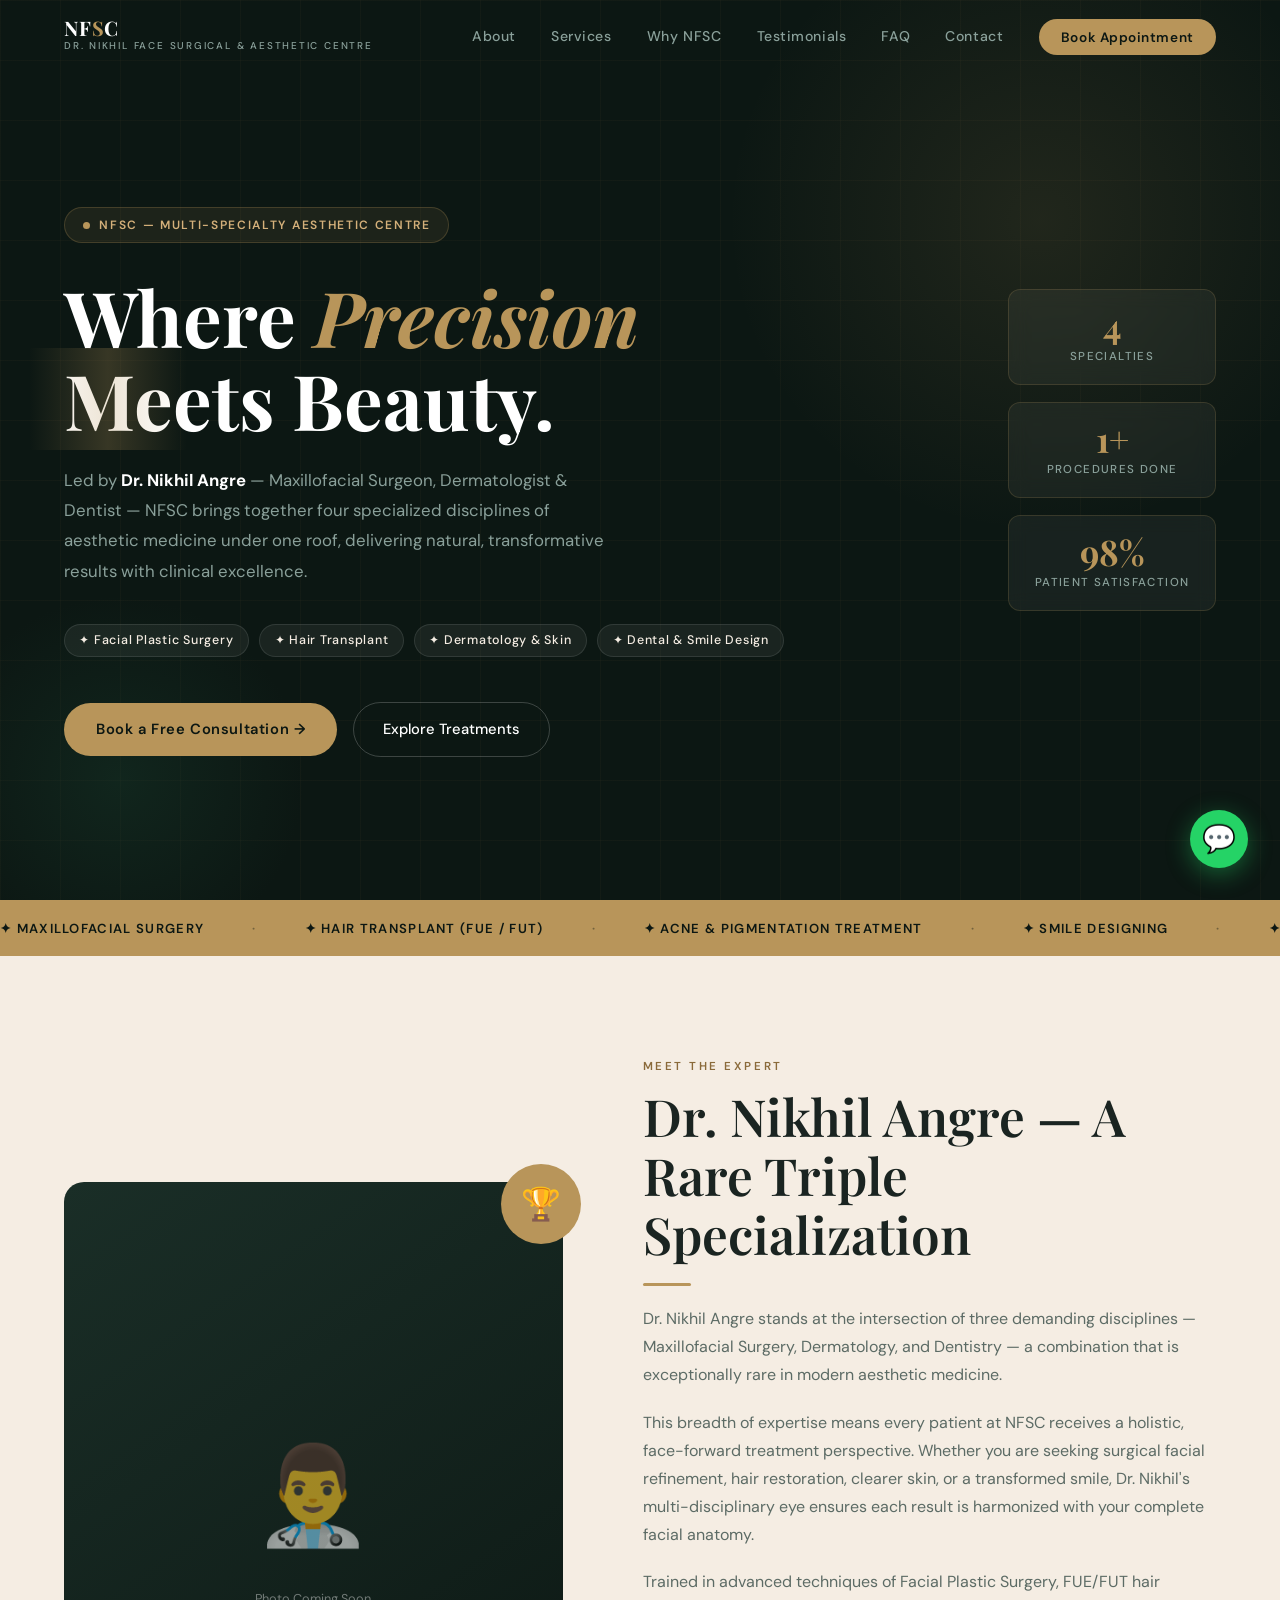
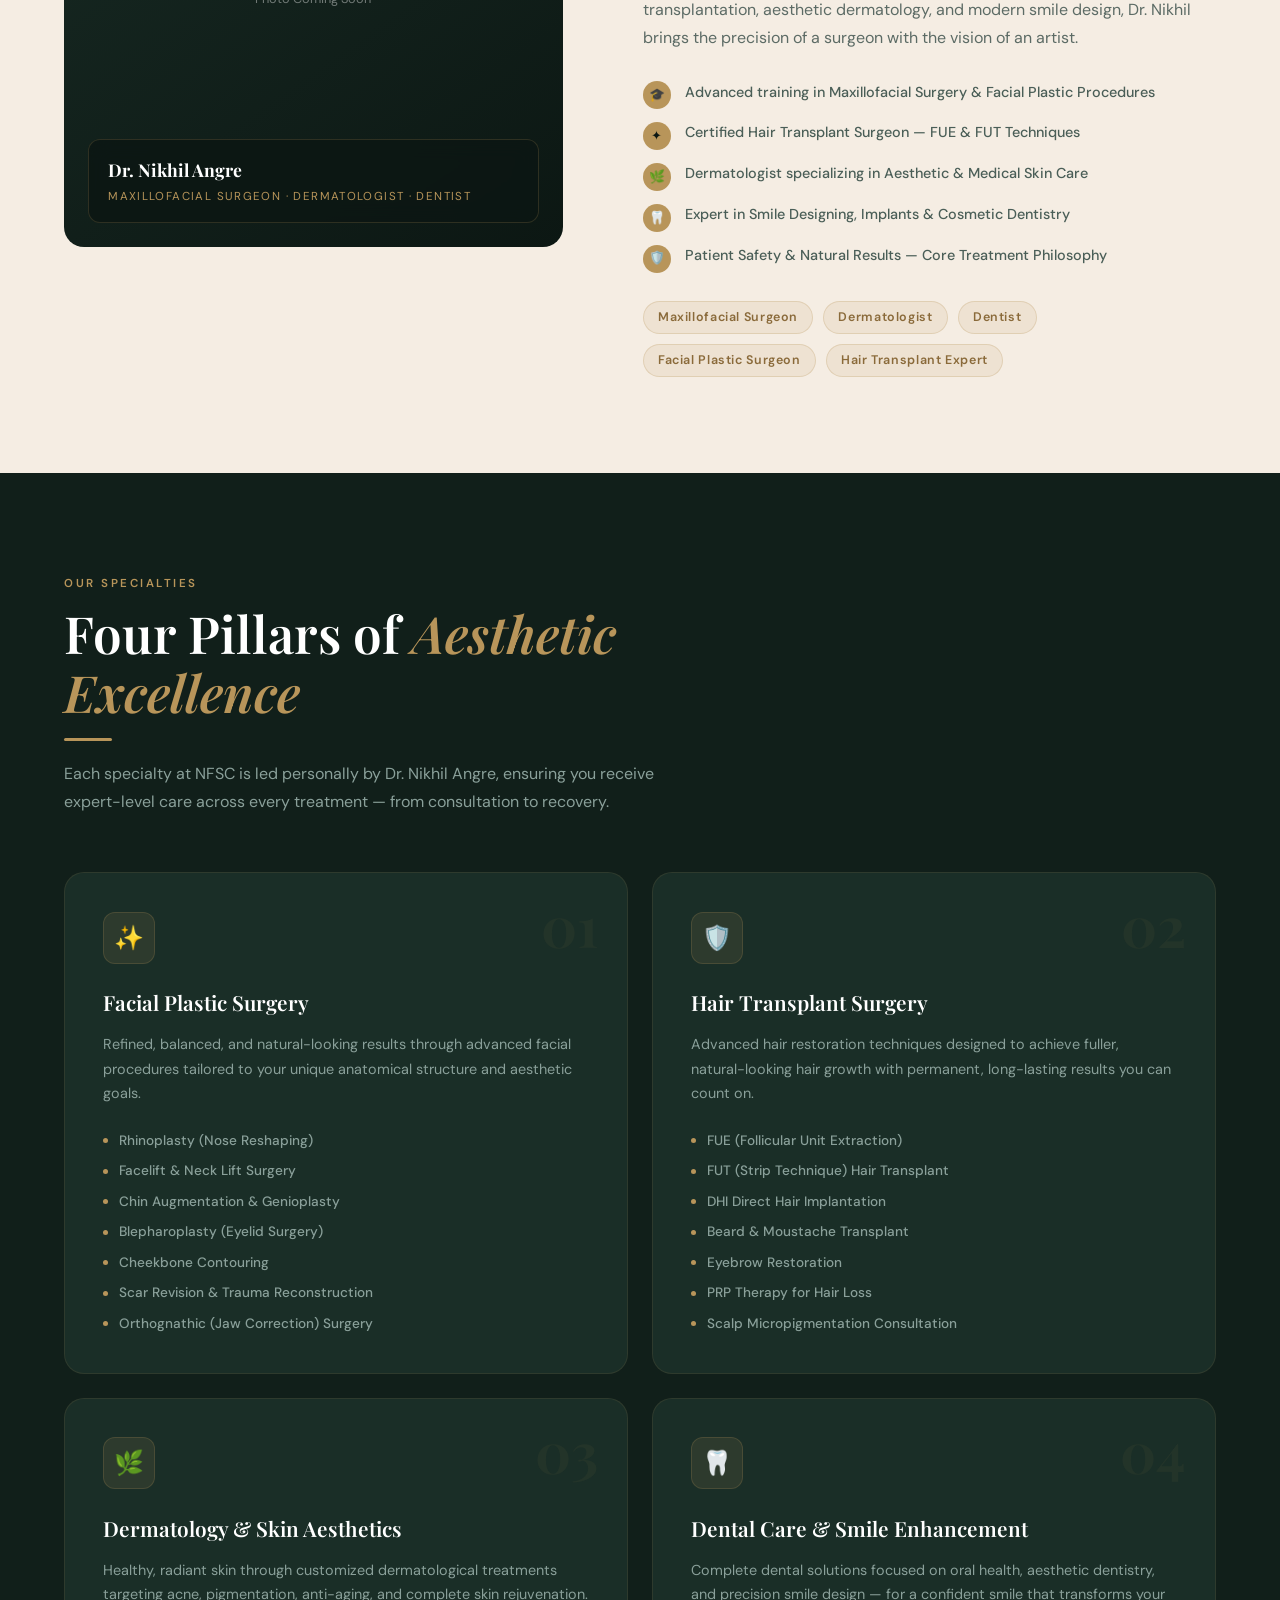
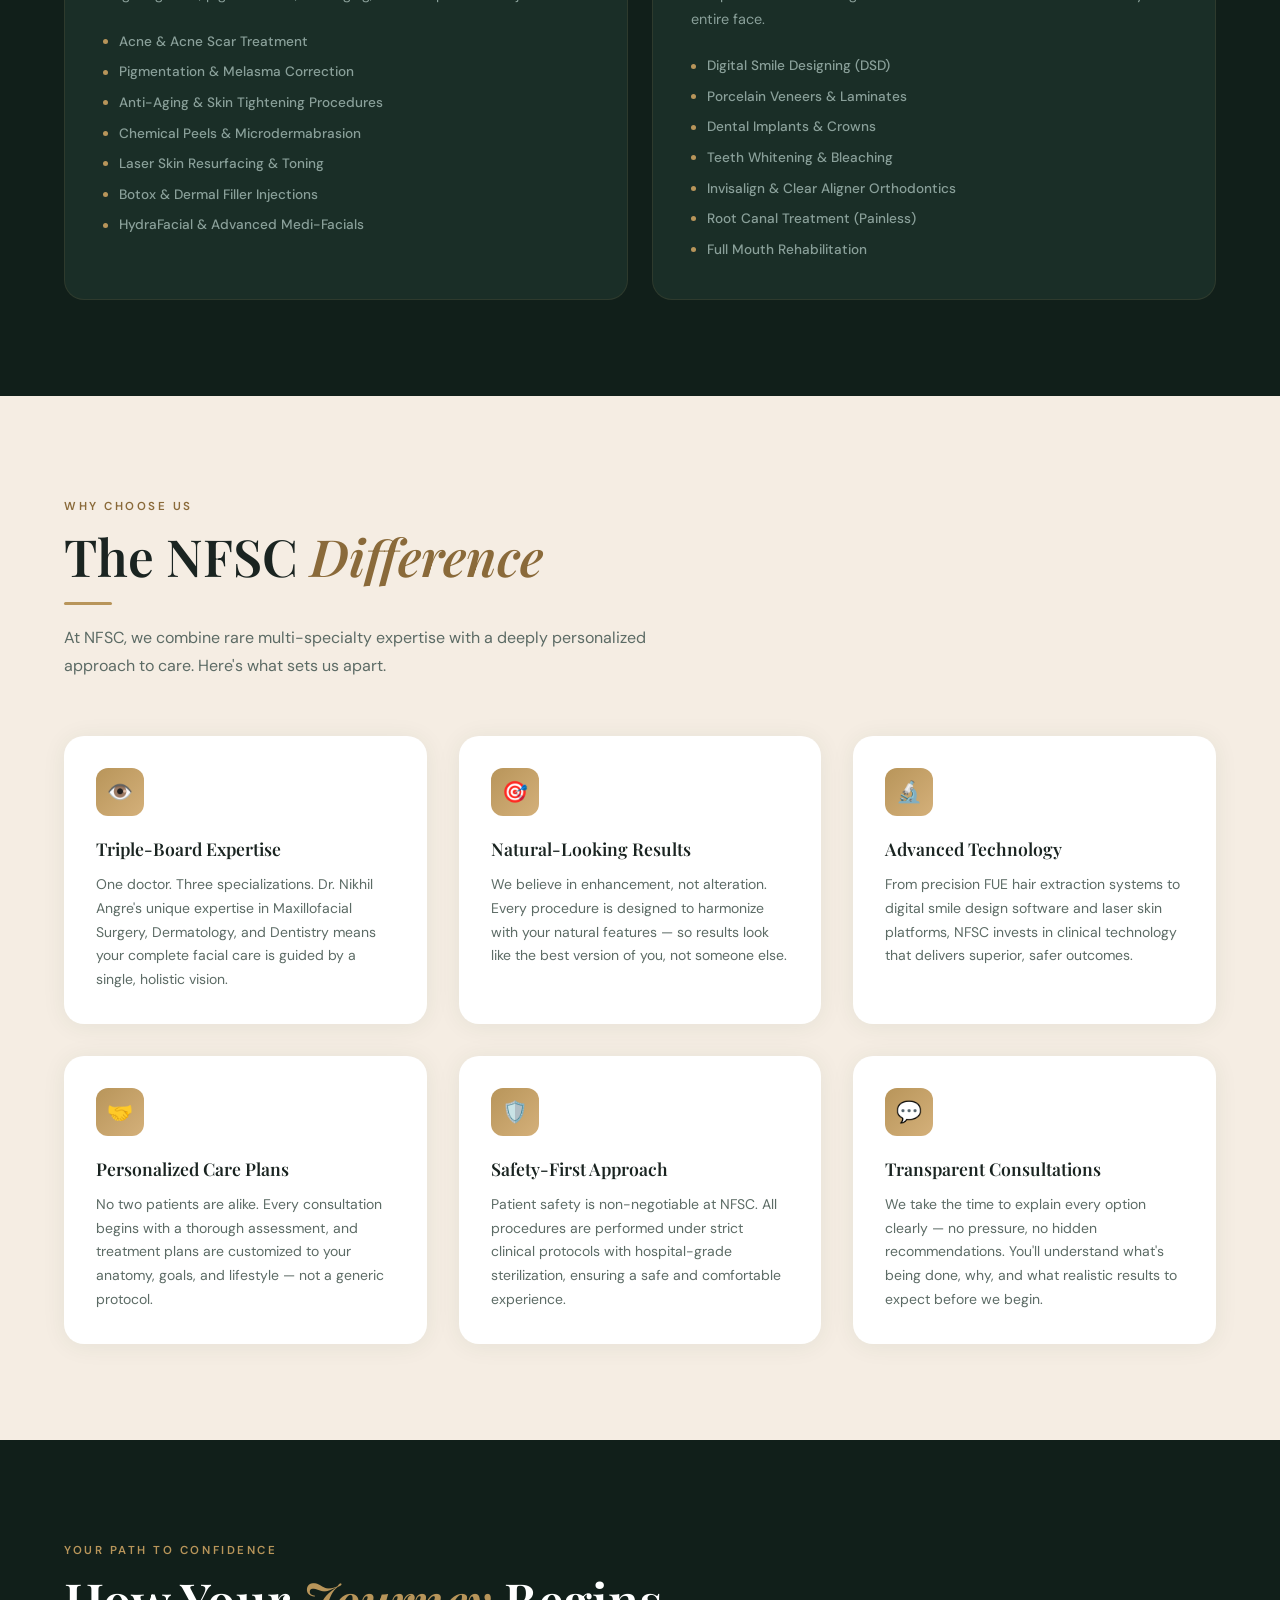
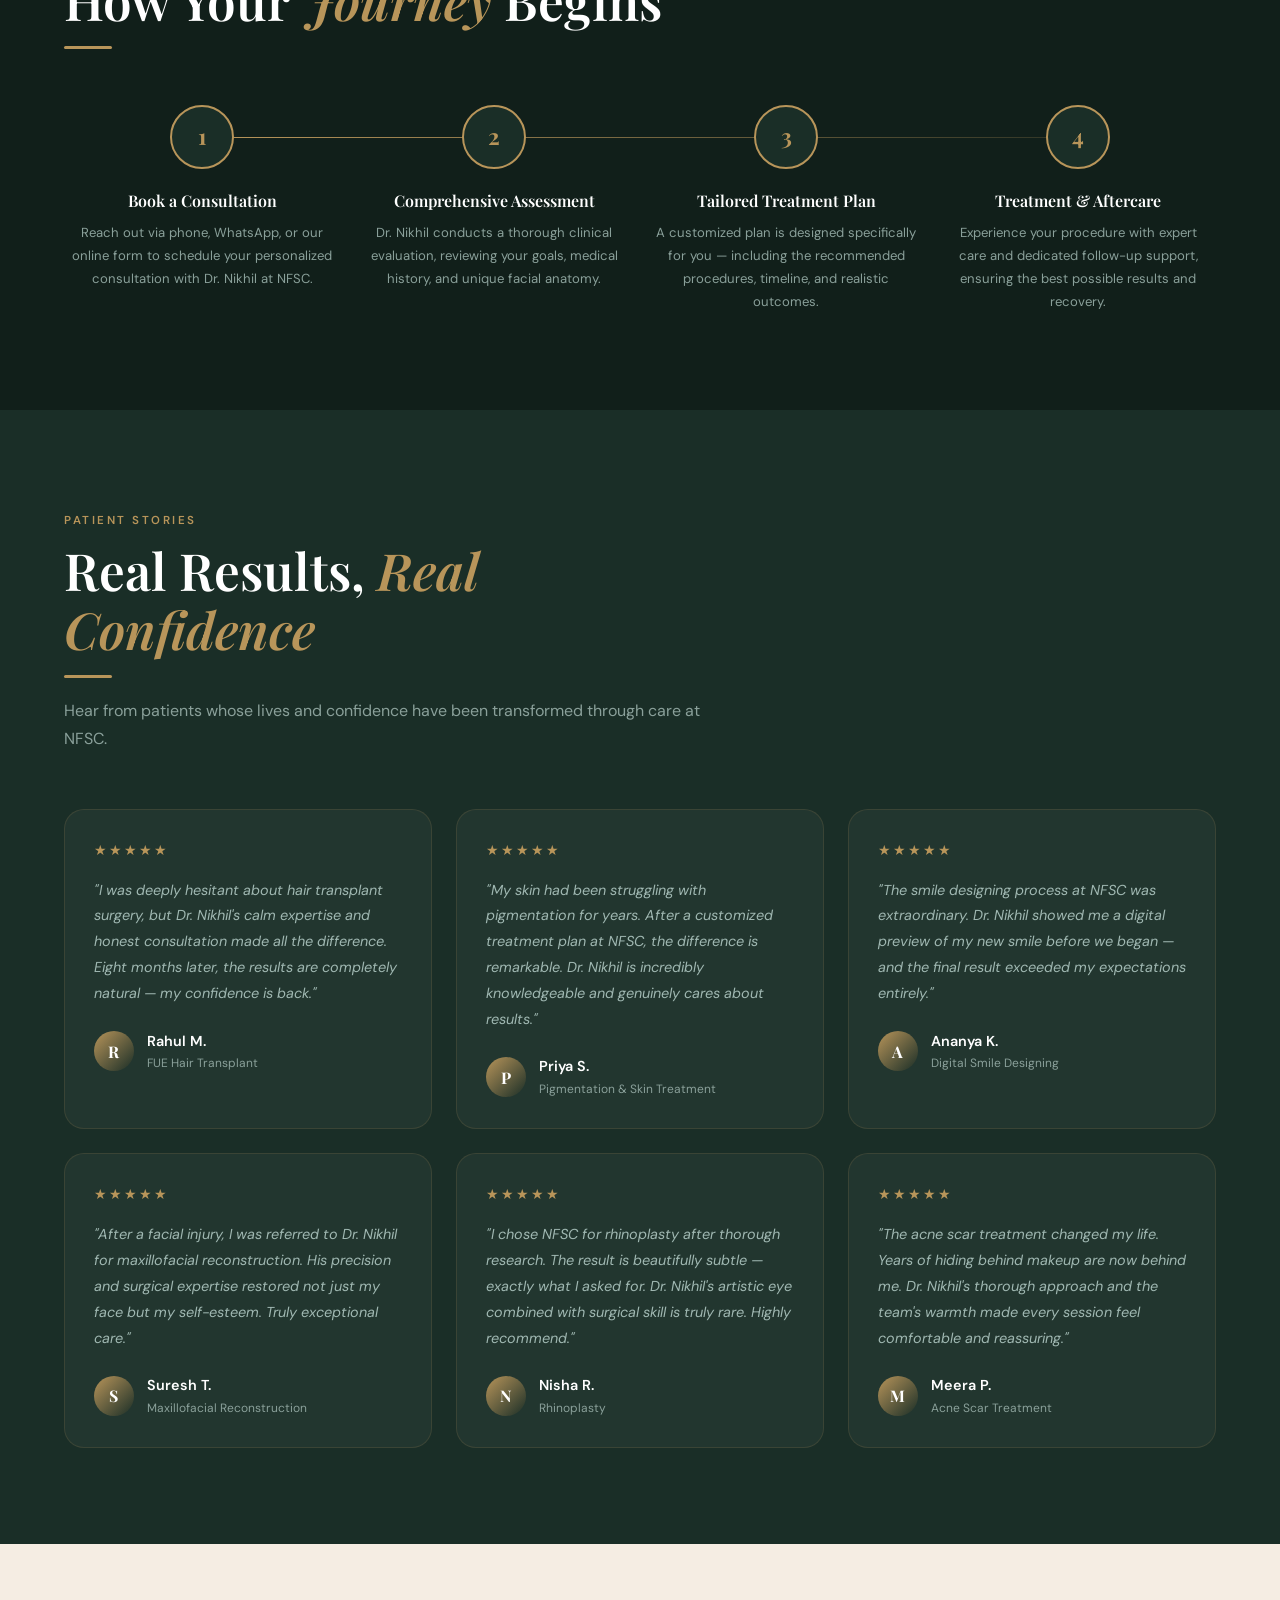
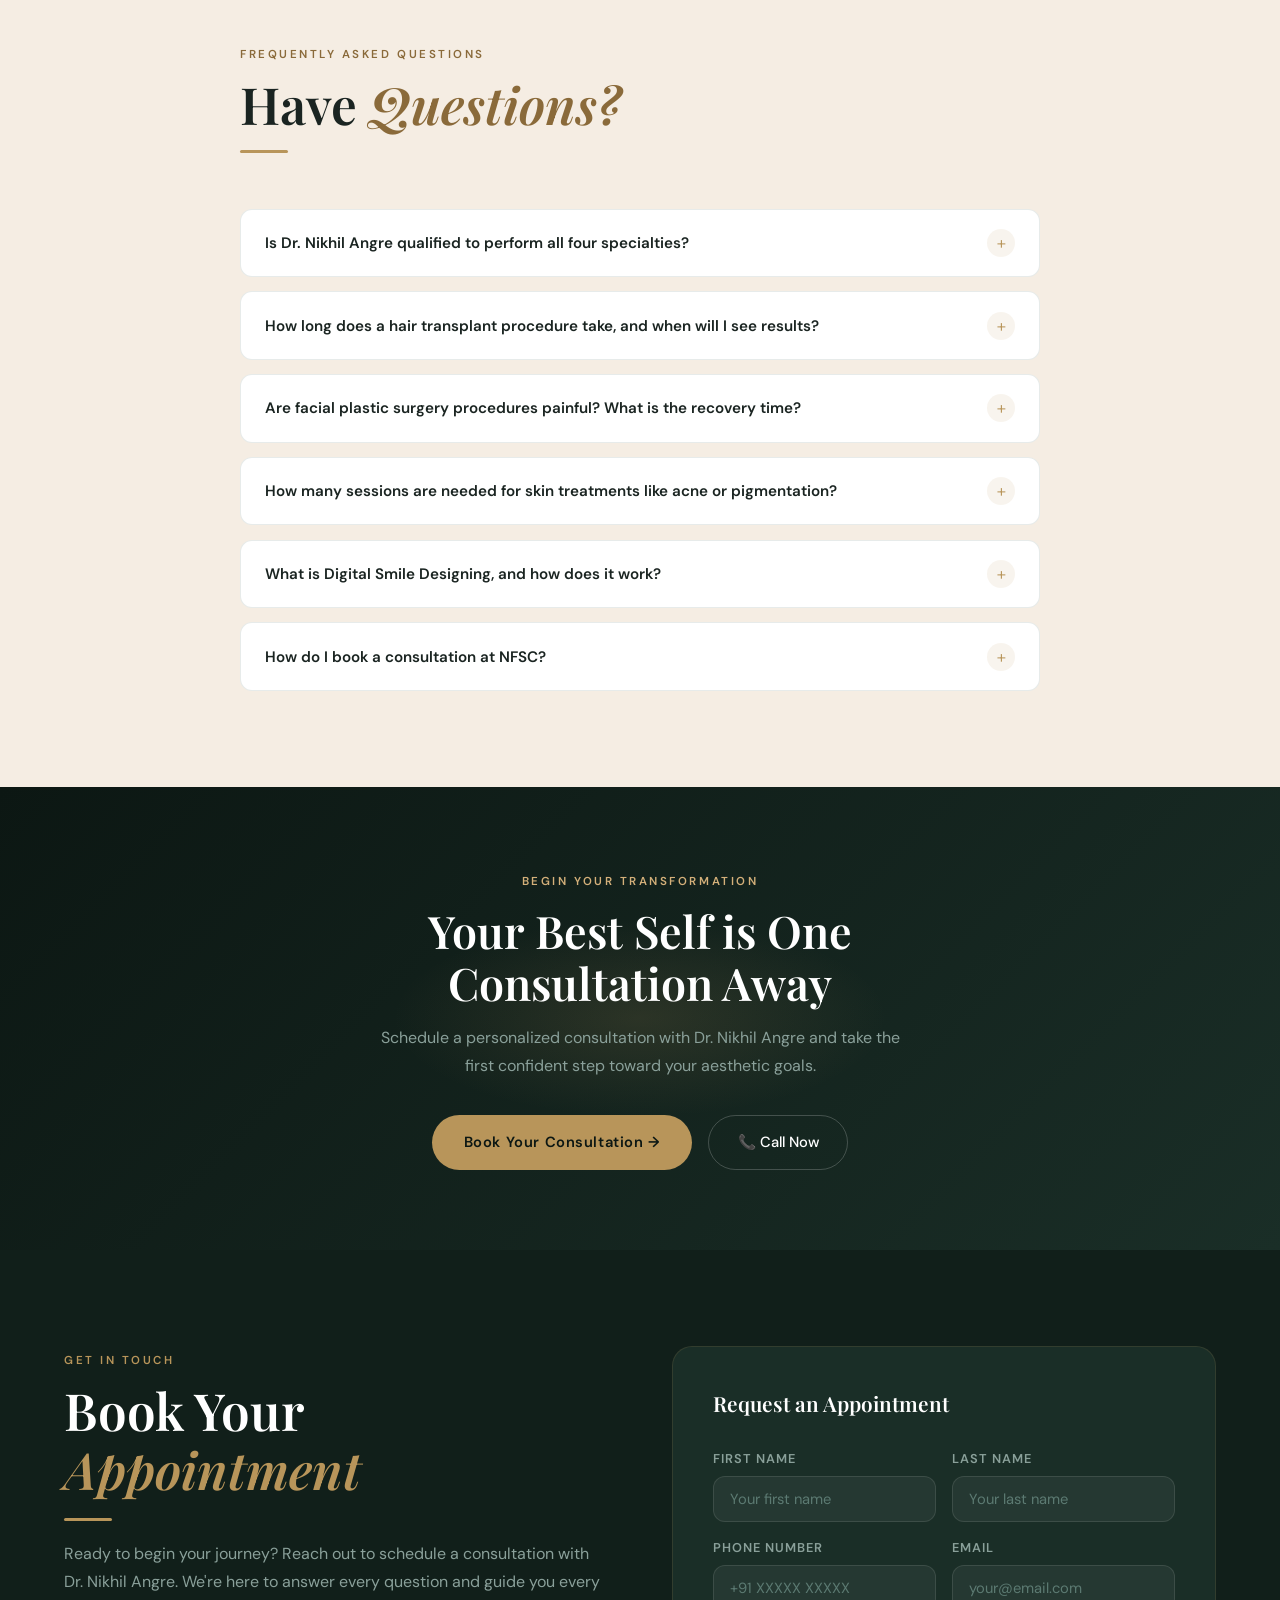
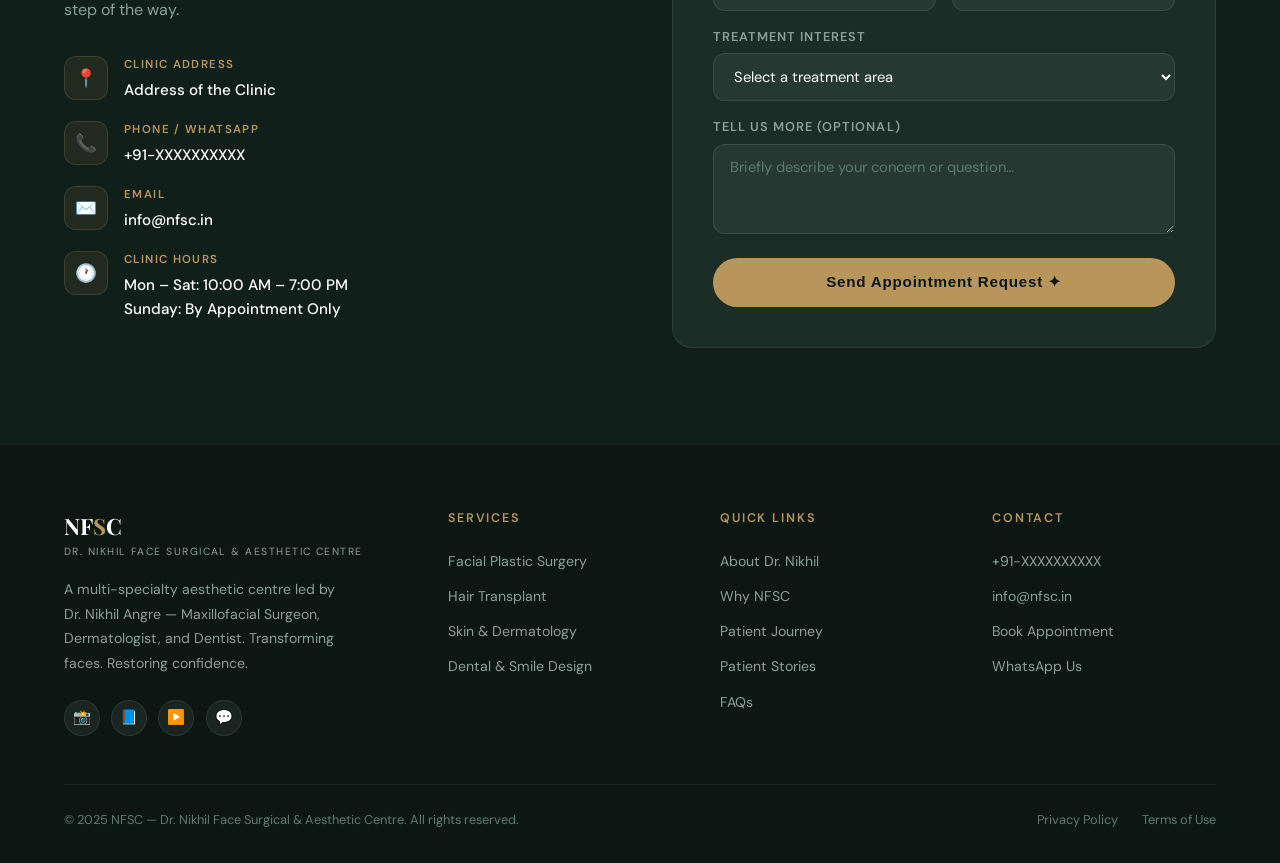
<file: index.html>
<!DOCTYPE html>
<html lang="en">
<head>
  <meta charset="UTF-8" />
  <meta name="viewport" content="width=device-width, initial-scale=1.0" />
  <title>NFSC | Dr. Nikhil Angre | Face Surgical & Aesthetic Centre</title>
  <meta name="description" content="NFSC – Dr. Nikhil Face Surgical & Aesthetic Centre. Expert Maxillofacial Surgery, Hair Transplant, Dermatology & Skin Care, and Dental Smile Enhancement by Dr. Nikhil Angre." />
  <meta name="keywords" content="Dr Nikhil Angre, NFSC, face surgical aesthetic centre, hair transplant, maxillofacial surgeon, dermatologist, dental, smile designing, skin care" />
  <link rel="preconnect" href="https://fonts.googleapis.com" />
  <link href="https://fonts.googleapis.com/css2?family=Playfair+Display:ital,wght@0,400;0,600;0,700;1,400;1,600&family=DM+Sans:opsz,wght@9..40,300;9..40,400;9..40,500;9..40,600&display=swap" rel="stylesheet" />
  <link rel="stylesheet" href="style.css" />
  <script type="application/ld+json">
  {
    "@context": "https://schema.org",
    "@type": "MedicalClinic",
    "name": "NFSC – Dr. Nikhil Face Surgical & Aesthetic Centre",
    "description": "Premium multi-specialty aesthetic centre offering Facial Plastic Surgery, Hair Transplant Surgery, Dermatology & Skin Aesthetics, and Dental Care & Smile Enhancement.",
    "url": "https://nfsc.in",
    "telephone": "+91-XXXXXXXXXX",
    "medicalSpecialty": ["Maxillofacial Surgery", "Dermatology", "Dentistry", "Hair Transplantation"],
    "physician": {
      "@type": "Physician",
      "name": "Dr. Nikhil Angre",
      "medicalSpecialty": ["Maxillofacial Surgery", "Dermatology", "Dentistry"]
    }
  }
  </script>
</head>
<body>

<div class="mobile-menu" id="mobileMenu">
  <button class="mobile-close" id="mobileClose">✕</button>
  <a href="#about" onclick="closeMobile()">About</a>
  <a href="#services" onclick="closeMobile()">Services</a>
  <a href="#why" onclick="closeMobile()">Why NFSC</a>
  <a href="#testimonials" onclick="closeMobile()">Testimonials</a>
  <a href="#faq" onclick="closeMobile()">FAQ</a>
  <a href="#contact" onclick="closeMobile()">Contact</a>
  <a href="#contact" class="btn-primary" onclick="closeMobile()" style="font-family:'DM Sans',sans-serif">Book Appointment</a>
</div>

<nav id="navbar">
  <a href="#" class="nav-logo">
    <span class="nav-logo-title">NF<span>S</span>C</span>
    <span class="nav-logo-sub">Dr. Nikhil Face Surgical & Aesthetic Centre</span>
  </a>
  <ul class="nav-links">
    <li><a href="#about">About</a></li>
    <li><a href="#services">Services</a></li>
    <li><a href="#why">Why NFSC</a></li>
    <li><a href="#testimonials">Testimonials</a></li>
    <li><a href="#faq">FAQ</a></li>
    <li><a href="#contact">Contact</a></li>
    <li><a href="#contact" class="nav-cta">Book Appointment</a></li>
  </ul>
  <div class="hamburger" id="hamburger" onclick="openMobile()">
    <span></span><span></span><span></span>
  </div>
</nav>

<section id="hero">
  <div class="hero-grid-bg"></div>
  <div class="hero-glow"></div>
  <div class="hero-glow2"></div>
  <div class="hero-content">
    <div class="hero-badge">
      <div class="hero-badge-dot"></div>
      <span>NFSC — Multi-Specialty Aesthetic Centre</span>
    </div>
    <h1 class="hero-title display">
      Where <em>Precision</em><br/>
      Meets <span class="hero-shimmer">Beauty.</span>
    </h1>
    <p class="hero-desc">
      Led by <strong style="color:var(--white)">Dr. Nikhil Angre</strong> — Maxillofacial Surgeon, Dermatologist & Dentist — NFSC brings together four specialized disciplines of aesthetic medicine under one roof, delivering natural, transformative results with clinical excellence.
    </p>
    <div class="hero-specialties">
      <span class="specialty-tag">✦ Facial Plastic Surgery</span>
      <span class="specialty-tag">✦ Hair Transplant</span>
      <span class="specialty-tag">✦ Dermatology & Skin</span>
      <span class="specialty-tag">✦ Dental & Smile Design</span>
    </div>
    <div class="hero-actions">
      <a href="#contact" class="btn-primary">Book a Free Consultation →</a>
      <a href="#services" class="btn-outline">Explore Treatments</a>
    </div>
  </div>
  <div class="hero-right">
    <div class="stat-pill">
      <div class="num">4</div>
      <div class="lbl">Specialties</div>
    </div>
    <div class="stat-pill">
      <div class="num">1K+</div>
      <div class="lbl">Procedures Done</div>
    </div>
    <div class="stat-pill">
      <div class="num">98%</div>
      <div class="lbl">Patient Satisfaction</div>
    </div>
  </div>
</section>

<div class="strip">
  <div class="strip-track" id="stripTrack">
    <div class="strip-item">✦ Maxillofacial Surgery</div>
    <div class="strip-item strip-sep">·</div>
    <div class="strip-item">✦ Hair Transplant (FUE / FUT)</div>
    <div class="strip-item strip-sep">·</div>
    <div class="strip-item">✦ Acne & Pigmentation Treatment</div>
    <div class="strip-item strip-sep">·</div>
    <div class="strip-item">✦ Smile Designing</div>
    <div class="strip-item strip-sep">·</div>
    <div class="strip-item">✦ Anti-Aging & Skin Rejuvenation</div>
    <div class="strip-item strip-sep">·</div>
    <div class="strip-item">✦ Dental Implants</div>
    <div class="strip-item strip-sep">·</div>
    <div class="strip-item">✦ Rhinoplasty & Chin Contouring</div>
    <div class="strip-item strip-sep">·</div>
    <div class="strip-item">✦ Laser Skin Treatments</div>
    <div class="strip-item strip-sep">·</div>
    <div class="strip-item">✦ Maxillofacial Surgery</div>
    <div class="strip-item strip-sep">·</div>
    <div class="strip-item">✦ Hair Transplant (FUE / FUT)</div>
    <div class="strip-item strip-sep">·</div>
    <div class="strip-item">✦ Acne & Pigmentation Treatment</div>
    <div class="strip-item strip-sep">·</div>
    <div class="strip-item">✦ Smile Designing</div>
    <div class="strip-item strip-sep">·</div>
    <div class="strip-item">✦ Anti-Aging & Skin Rejuvenation</div>
    <div class="strip-item strip-sep">·</div>
    <div class="strip-item">✦ Dental Implants</div>
    <div class="strip-item strip-sep">·</div>
    <div class="strip-item">✦ Rhinoplasty & Chin Contouring</div>
    <div class="strip-item strip-sep">·</div>
    <div class="strip-item">✦ Laser Skin Treatments</div>
    <div class="strip-item strip-sep">·</div>
  </div>
</div>

<section id="about" class="section-light">
  <div class="container">
    <div class="about-grid">
      <div class="about-photo-wrap fade-up">
        <div class="about-photo">
          <div class="about-photo-inner">
            <div class="doctor-icon">👨‍⚕️</div>
            <p style="color:rgba(255,255,255,0.4);font-size:0.8rem;">Photo Coming Soon</p>
          </div>
          <div class="about-photo-label">
            <div class="name">Dr. Nikhil Angre</div>
            <div class="title">Maxillofacial Surgeon · Dermatologist · Dentist</div>
          </div>
        </div>
        <div class="about-accent">🏆</div>
      </div>
      <div class="about-text fade-up">
        <span class="eyebrow">Meet the Expert</span>
        <h2>Dr. Nikhil Angre — A Rare Triple Specialization</h2>
        <div class="divider-line"></div>
        <p>Dr. Nikhil Angre stands at the intersection of three demanding disciplines — Maxillofacial Surgery, Dermatology, and Dentistry — a combination that is exceptionally rare in modern aesthetic medicine.</p>
        <p>This breadth of expertise means every patient at NFSC receives a holistic, face-forward treatment perspective. Whether you are seeking surgical facial refinement, hair restoration, clearer skin, or a transformed smile, Dr. Nikhil's multi-disciplinary eye ensures each result is harmonized with your complete facial anatomy.</p>
        <p>Trained in advanced techniques of Facial Plastic Surgery, FUE/FUT hair transplantation, aesthetic dermatology, and modern smile design, Dr. Nikhil brings the precision of a surgeon with the vision of an artist.</p>
        <ul class="credential-list">
          <li><span class="cred-icon">🎓</span> Advanced training in Maxillofacial Surgery & Facial Plastic Procedures</li>
          <li><span class="cred-icon">✦</span> Certified Hair Transplant Surgeon — FUE & FUT Techniques</li>
          <li><span class="cred-icon">🌿</span> Dermatologist specializing in Aesthetic & Medical Skin Care</li>
          <li><span class="cred-icon">🦷</span> Expert in Smile Designing, Implants & Cosmetic Dentistry</li>
          <li><span class="cred-icon">🛡️</span> Patient Safety & Natural Results — Core Treatment Philosophy</li>
        </ul>
        <div class="about-tags">
          <span class="about-tag">Maxillofacial Surgeon</span>
          <span class="about-tag">Dermatologist</span>
          <span class="about-tag">Dentist</span>
          <span class="about-tag">Facial Plastic Surgeon</span>
          <span class="about-tag">Hair Transplant Expert</span>
        </div>
      </div>
    </div>
  </div>
</section>

<section id="services" class="section-dark">
  <div class="container">
    <div class="section-header fade-up">
      <span class="eyebrow">Our Specialties</span>
      <h2>Four Pillars of <em class="display" style="font-style:italic;color:var(--amber)">Aesthetic Excellence</em></h2>
      <div class="divider-line"></div>
      <p>Each specialty at NFSC is led personally by Dr. Nikhil Angre, ensuring you receive expert-level care across every treatment — from consultation to recovery.</p>
    </div>
    <div class="services-grid">

      <div class="service-card fade-up">
        <div class="service-card-num">01</div>
        <div class="service-card-icon">✨</div>
        <h3>Facial Plastic Surgery</h3>
        <p>Refined, balanced, and natural-looking results through advanced facial procedures tailored to your unique anatomical structure and aesthetic goals.</p>
        <ul class="sub-service-list">
          <li>Rhinoplasty (Nose Reshaping)</li>
          <li>Facelift & Neck Lift Surgery</li>
          <li>Chin Augmentation & Genioplasty</li>
          <li>Blepharoplasty (Eyelid Surgery)</li>
          <li>Cheekbone Contouring</li>
          <li>Scar Revision & Trauma Reconstruction</li>
          <li>Orthognathic (Jaw Correction) Surgery</li>
        </ul>
      </div>

      <div class="service-card fade-up">
        <div class="service-card-num">02</div>
        <div class="service-card-icon">🛡️</div>
        <h3>Hair Transplant Surgery</h3>
        <p>Advanced hair restoration techniques designed to achieve fuller, natural-looking hair growth with permanent, long-lasting results you can count on.</p>
        <ul class="sub-service-list">
          <li>FUE (Follicular Unit Extraction)</li>
          <li>FUT (Strip Technique) Hair Transplant</li>
          <li>DHI Direct Hair Implantation</li>
          <li>Beard & Moustache Transplant</li>
          <li>Eyebrow Restoration</li>
          <li>PRP Therapy for Hair Loss</li>
          <li>Scalp Micropigmentation Consultation</li>
        </ul>
      </div>

      <div class="service-card fade-up">
        <div class="service-card-num">03</div>
        <div class="service-card-icon">🌿</div>
        <h3>Dermatology & Skin Aesthetics</h3>
        <p>Healthy, radiant skin through customized dermatological treatments targeting acne, pigmentation, anti-aging, and complete skin rejuvenation.</p>
        <ul class="sub-service-list">
          <li>Acne & Acne Scar Treatment</li>
          <li>Pigmentation & Melasma Correction</li>
          <li>Anti-Aging & Skin Tightening Procedures</li>
          <li>Chemical Peels & Microdermabrasion</li>
          <li>Laser Skin Resurfacing & Toning</li>
          <li>Botox & Dermal Filler Injections</li>
          <li>HydraFacial & Advanced Medi-Facials</li>
        </ul>
      </div>

      <div class="service-card fade-up">
        <div class="service-card-num">04</div>
        <div class="service-card-icon">🦷</div>
        <h3>Dental Care & Smile Enhancement</h3>
        <p>Complete dental solutions focused on oral health, aesthetic dentistry, and precision smile design — for a confident smile that transforms your entire face.</p>
        <ul class="sub-service-list">
          <li>Digital Smile Designing (DSD)</li>
          <li>Porcelain Veneers & Laminates</li>
          <li>Dental Implants & Crowns</li>
          <li>Teeth Whitening & Bleaching</li>
          <li>Invisalign & Clear Aligner Orthodontics</li>
          <li>Root Canal Treatment (Painless)</li>
          <li>Full Mouth Rehabilitation</li>
        </ul>
      </div>

    </div>
  </div>
</section>

<section id="why" class="section-light">
  <div class="container">
    <div class="section-header fade-up">
      <span class="eyebrow">Why Choose Us</span>
      <h2>The NFSC <em class="display" style="font-style:italic;color:#8A6A3A">Difference</em></h2>
      <div class="divider-line"></div>
      <p>At NFSC, we combine rare multi-specialty expertise with a deeply personalized approach to care. Here's what sets us apart.</p>
    </div>
    <div class="why-grid">
      <div class="why-card fade-up">
        <div class="why-icon">👁️</div>
        <h3>Triple-Board Expertise</h3>
        <p>One doctor. Three specializations. Dr. Nikhil Angre's unique expertise in Maxillofacial Surgery, Dermatology, and Dentistry means your complete facial care is guided by a single, holistic vision.</p>
      </div>
      <div class="why-card fade-up">
        <div class="why-icon">🎯</div>
        <h3>Natural-Looking Results</h3>
        <p>We believe in enhancement, not alteration. Every procedure is designed to harmonize with your natural features — so results look like the best version of you, not someone else.</p>
      </div>
      <div class="why-card fade-up">
        <div class="why-icon">🔬</div>
        <h3>Advanced Technology</h3>
        <p>From precision FUE hair extraction systems to digital smile design software and laser skin platforms, NFSC invests in clinical technology that delivers superior, safer outcomes.</p>
      </div>
      <div class="why-card fade-up">
        <div class="why-icon">🤝</div>
        <h3>Personalized Care Plans</h3>
        <p>No two patients are alike. Every consultation begins with a thorough assessment, and treatment plans are customized to your anatomy, goals, and lifestyle — not a generic protocol.</p>
      </div>
      <div class="why-card fade-up">
        <div class="why-icon">🛡️</div>
        <h3>Safety-First Approach</h3>
        <p>Patient safety is non-negotiable at NFSC. All procedures are performed under strict clinical protocols with hospital-grade sterilization, ensuring a safe and comfortable experience.</p>
      </div>
      <div class="why-card fade-up">
        <div class="why-icon">💬</div>
        <h3>Transparent Consultations</h3>
        <p>We take the time to explain every option clearly — no pressure, no hidden recommendations. You'll understand what's being done, why, and what realistic results to expect before we begin.</p>
      </div>
    </div>
  </div>
</section>

<section id="journey" class="section-dark">
  <div class="container">
    <div class="section-header fade-up" style="max-width:100%">
      <span class="eyebrow">Your Path to Confidence</span>
      <h2>How Your <em class="display" style="font-style:italic;color:var(--amber)">Journey</em> Begins</h2>
      <div class="divider-line"></div>
    </div>
    <div class="journey-steps">
      <div class="journey-step fade-up">
        <div class="step-circle">1</div>
        <h3>Book a Consultation</h3>
        <p>Reach out via phone, WhatsApp, or our online form to schedule your personalized consultation with Dr. Nikhil at NFSC.</p>
      </div>
      <div class="journey-step fade-up">
        <div class="step-circle">2</div>
        <h3>Comprehensive Assessment</h3>
        <p>Dr. Nikhil conducts a thorough clinical evaluation, reviewing your goals, medical history, and unique facial anatomy.</p>
      </div>
      <div class="journey-step fade-up">
        <div class="step-circle">3</div>
        <h3>Tailored Treatment Plan</h3>
        <p>A customized plan is designed specifically for you — including the recommended procedures, timeline, and realistic outcomes.</p>
      </div>
      <div class="journey-step fade-up">
        <div class="step-circle">4</div>
        <h3>Treatment & Aftercare</h3>
        <p>Experience your procedure with expert care and dedicated follow-up support, ensuring the best possible results and recovery.</p>
      </div>
    </div>
  </div>
</section>

<section id="testimonials" class="section-forest">
  <div class="container">
    <div class="section-header fade-up">
      <span class="eyebrow">Patient Stories</span>
      <h2>Real Results, <em class="display" style="font-style:italic;color:var(--amber)">Real Confidence</em></h2>
      <div class="divider-line"></div>
      <p>Hear from patients whose lives and confidence have been transformed through care at NFSC.</p>
    </div>
    <div class="testi-grid">
      <div class="testi-card fade-up">
        <div class="testi-stars">★★★★★</div>
        <p class="testi-text">"I was deeply hesitant about hair transplant surgery, but Dr. Nikhil's calm expertise and honest consultation made all the difference. Eight months later, the results are completely natural — my confidence is back."</p>
        <div class="testi-author">
          <div class="testi-avatar">R</div>
          <div>
            <div class="testi-name">Rahul M.</div>
            <div class="testi-proc">FUE Hair Transplant</div>
          </div>
        </div>
      </div>
      <div class="testi-card fade-up">
        <div class="testi-stars">★★★★★</div>
        <p class="testi-text">"My skin had been struggling with pigmentation for years. After a customized treatment plan at NFSC, the difference is remarkable. Dr. Nikhil is incredibly knowledgeable and genuinely cares about results."</p>
        <div class="testi-author">
          <div class="testi-avatar">P</div>
          <div>
            <div class="testi-name">Priya S.</div>
            <div class="testi-proc">Pigmentation & Skin Treatment</div>
          </div>
        </div>
      </div>
      <div class="testi-card fade-up">
        <div class="testi-stars">★★★★★</div>
        <p class="testi-text">"The smile designing process at NFSC was extraordinary. Dr. Nikhil showed me a digital preview of my new smile before we began — and the final result exceeded my expectations entirely."</p>
        <div class="testi-author">
          <div class="testi-avatar">A</div>
          <div>
            <div class="testi-name">Ananya K.</div>
            <div class="testi-proc">Digital Smile Designing</div>
          </div>
        </div>
      </div>
      <div class="testi-card fade-up">
        <div class="testi-stars">★★★★★</div>
        <p class="testi-text">"After a facial injury, I was referred to Dr. Nikhil for maxillofacial reconstruction. His precision and surgical expertise restored not just my face but my self-esteem. Truly exceptional care."</p>
        <div class="testi-author">
          <div class="testi-avatar">S</div>
          <div>
            <div class="testi-name">Suresh T.</div>
            <div class="testi-proc">Maxillofacial Reconstruction</div>
          </div>
        </div>
      </div>
      <div class="testi-card fade-up">
        <div class="testi-stars">★★★★★</div>
        <p class="testi-text">"I chose NFSC for rhinoplasty after thorough research. The result is beautifully subtle — exactly what I asked for. Dr. Nikhil's artistic eye combined with surgical skill is truly rare. Highly recommend."</p>
        <div class="testi-author">
          <div class="testi-avatar">N</div>
          <div>
            <div class="testi-name">Nisha R.</div>
            <div class="testi-proc">Rhinoplasty</div>
          </div>
        </div>
      </div>
      <div class="testi-card fade-up">
        <div class="testi-stars">★★★★★</div>
        <p class="testi-text">"The acne scar treatment changed my life. Years of hiding behind makeup are now behind me. Dr. Nikhil's thorough approach and the team's warmth made every session feel comfortable and reassuring."</p>
        <div class="testi-author">
          <div class="testi-avatar">M</div>
          <div>
            <div class="testi-name">Meera P.</div>
            <div class="testi-proc">Acne Scar Treatment</div>
          </div>
        </div>
      </div>
    </div>
  </div>
</section>

<section id="faq" class="section-light">
  <div class="container" style="max-width:800px">
    <div class="section-header fade-up">
      <span class="eyebrow">Frequently Asked Questions</span>
      <h2>Have <em class="display" style="font-style:italic;color:#8A6A3A">Questions?</em></h2>
      <div class="divider-line"></div>
    </div>
    <div class="faq-list">
      <div class="faq-item">
        <button class="faq-q" onclick="toggleFAQ(this)">
          Is Dr. Nikhil Angre qualified to perform all four specialties?
          <span class="faq-arrow">+</span>
        </button>
        <div class="faq-a">Yes. Dr. Nikhil Angre holds advanced qualifications and training across Maxillofacial Surgery, Dermatology, and Dentistry. His multi-specialty training allows him to approach each patient's aesthetic goals with a comprehensive understanding of facial anatomy, skin science, and dental structure — a combination that is extremely rare.</div>
      </div>
      <div class="faq-item">
        <button class="faq-q" onclick="toggleFAQ(this)">
          How long does a hair transplant procedure take, and when will I see results?
          <span class="faq-arrow">+</span>
        </button>
        <div class="faq-a">A typical FUE hair transplant session takes 6–8 hours depending on the number of grafts needed. Initial hair shedding (shock loss) is normal and occurs within 2–4 weeks. New hair growth begins around 3–4 months, with full, natural results typically visible at 12–15 months post-procedure.</div>
      </div>
      <div class="faq-item">
        <button class="faq-q" onclick="toggleFAQ(this)">
          Are facial plastic surgery procedures painful? What is the recovery time?
          <span class="faq-arrow">+</span>
        </button>
        <div class="faq-a">Procedures are performed under appropriate anesthesia, ensuring you experience no pain during the surgery. Recovery varies by procedure — minor treatments may require just a few days, while surgeries like rhinoplasty or facelift may have a recovery period of 2–3 weeks. Dr. Nikhil will discuss your specific recovery plan in detail during consultation.</div>
      </div>
      <div class="faq-item">
        <button class="faq-q" onclick="toggleFAQ(this)">
          How many sessions are needed for skin treatments like acne or pigmentation?
          <span class="faq-arrow">+</span>
        </button>
        <div class="faq-a">The number of sessions varies based on the skin concern, its severity, and your skin's response to treatment. Generally, most conditions like acne or pigmentation show significant improvement after 4–8 sessions. A personalized treatment schedule will be outlined during your skin consultation at NFSC.</div>
      </div>
      <div class="faq-item">
        <button class="faq-q" onclick="toggleFAQ(this)">
          What is Digital Smile Designing, and how does it work?
          <span class="faq-arrow">+</span>
        </button>
        <div class="faq-a">Digital Smile Designing (DSD) is a planning tool that uses photos and digital software to visualize your new smile before any dental work begins. Dr. Nikhil uses DSD to show you an accurate preview of proposed veneers, whitening, or alignment changes, allowing you to co-design your ideal smile with full transparency.</div>
      </div>
      <div class="faq-item">
        <button class="faq-q" onclick="toggleFAQ(this)">
          How do I book a consultation at NFSC?
          <span class="faq-arrow">+</span>
        </button>
        <div class="faq-a">You can book a consultation by filling in the contact form on this page, calling or WhatsApp messaging us directly at the number listed below, or visiting the clinic in person. We recommend booking in advance as appointments fill quickly. Initial consultations are conducted personally by Dr. Nikhil Angre.</div>
      </div>
    </div>
  </div>
</section>

<section id="cta-banner">
  <div class="cta-banner-glow"></div>
  <div class="container" style="text-align:center">
    <span class="eyebrow fade-up" style="color:var(--amber-lt)">Begin Your Transformation</span>
    <h2 class="fade-up" style="margin:0.8rem auto 1rem;max-width:680px">
      Your Best Self is One Consultation Away
    </h2>
    <p class="fade-up" style="max-width:520px;margin:0 auto 2.2rem;color:var(--mist)">Schedule a personalized consultation with Dr. Nikhil Angre and take the first confident step toward your aesthetic goals.</p>
    <div class="cta-actions fade-up">
      <a href="#contact" class="btn-primary">Book Your Consultation →</a>
      <a href="tel:+91XXXXXXXXXX" class="btn-outline">📞 Call Now</a>
    </div>
  </div>
</section>

<section id="contact" class="section-dark">
  <div class="container">
    <div class="contact-grid">
      <div class="contact-info fade-up">
        <span class="eyebrow">Get in Touch</span>
        <h2>Book Your <em class="display" style="font-style:italic;color:var(--amber)">Appointment</em></h2>
        <div class="divider-line"></div>
        <p>Ready to begin your journey? Reach out to schedule a consultation with Dr. Nikhil Angre. We're here to answer every question and guide you every step of the way.</p>
        <div class="contact-items">
          <div class="contact-item">
            <div class="contact-icon">📍</div>
            <div>
              <div class="contact-item-label">Clinic Address</div>
              <div class="contact-item-value">Address of the Clinic</div>
            </div>
          </div>
          <div class="contact-item">
            <div class="contact-icon">📞</div>
            <div>
              <div class="contact-item-label">Phone / WhatsApp</div>
              <div class="contact-item-value"><a href="tel:+91XXXXXXXXXX">+91-XXXXXXXXXX</a></div>
            </div>
          </div>
          <div class="contact-item">
            <div class="contact-icon">✉️</div>
            <div>
              <div class="contact-item-label">Email</div>
              <div class="contact-item-value"><a href="mailto:info@nfsc.in">info@nfsc.in</a></div>
            </div>
          </div>
          <div class="contact-item">
            <div class="contact-icon">🕐</div>
            <div>
              <div class="contact-item-label">Clinic Hours</div>
              <div class="contact-item-value">Mon – Sat: 10:00 AM – 7:00 PM<br/>Sunday: By Appointment Only</div>
            </div>
          </div>
        </div>
      </div>
      <div class="contact-form-wrap fade-up">
        <div class="form-title">Request an Appointment</div>
        <div class="form-row">
          <div class="form-group">
            <label>First Name</label>
            <input type="text" placeholder="Your first name" />
          </div>
          <div class="form-group">
            <label>Last Name</label>
            <input type="text" placeholder="Your last name" />
          </div>
        </div>
        <div class="form-row">
          <div class="form-group">
            <label>Phone Number</label>
            <input type="tel" placeholder="+91 XXXXX XXXXX" />
          </div>
          <div class="form-group">
            <label>Email</label>
            <input type="email" placeholder="your@email.com" />
          </div>
        </div>
        <div class="form-group">
          <label>Treatment Interest</label>
          <select>
            <option value="" disabled selected>Select a treatment area</option>
            <option>Facial Plastic Surgery</option>
            <option>Hair Transplant Surgery</option>
            <option>Dermatology & Skin Treatment</option>
            <option>Dental Care & Smile Designing</option>
            <option>General Consultation</option>
          </select>
        </div>
        <div class="form-group">
          <label>Tell Us More (Optional)</label>
          <textarea placeholder="Briefly describe your concern or question…"></textarea>
        </div>
        <button class="form-submit" onclick="handleSubmit(this)">Send Appointment Request ✦</button>
      </div>
    </div>
  </div>
</section>

<footer>
  <div class="container">
    <div class="footer-grid">
      <div class="footer-brand">
        <div>
          <div class="footer-logo-text">NF<span>S</span>C</div>
          <div class="footer-logo-sub">Dr. Nikhil Face Surgical & Aesthetic Centre</div>
        </div>
        <p>A multi-specialty aesthetic centre led by Dr. Nikhil Angre — Maxillofacial Surgeon, Dermatologist, and Dentist. Transforming faces. Restoring confidence.</p>
        <div class="social-row">
          <a class="social-link" href="#" title="Instagram" aria-label="Instagram">📸</a>
          <a class="social-link" href="#" title="Facebook" aria-label="Facebook">📘</a>
          <a class="social-link" href="#" title="YouTube" aria-label="YouTube">▶️</a>
          <a class="social-link" href="#" title="WhatsApp" aria-label="WhatsApp">💬</a>
        </div>
      </div>
      <div class="footer-col">
        <h4>Services</h4>
        <ul>
          <li><a href="#services">Facial Plastic Surgery</a></li>
          <li><a href="#services">Hair Transplant</a></li>
          <li><a href="#services">Skin & Dermatology</a></li>
          <li><a href="#services">Dental & Smile Design</a></li>
        </ul>
      </div>
      <div class="footer-col">
        <h4>Quick Links</h4>
        <ul>
          <li><a href="#about">About Dr. Nikhil</a></li>
          <li><a href="#why">Why NFSC</a></li>
          <li><a href="#journey">Patient Journey</a></li>
          <li><a href="#testimonials">Patient Stories</a></li>
          <li><a href="#faq">FAQs</a></li>
        </ul>
      </div>
      <div class="footer-col">
        <h4>Contact</h4>
        <ul>
          <li><a href="tel:+91XXXXXXXXXX">+91-XXXXXXXXXX</a></li>
          <li><a href="mailto:info@nfsc.in">info@nfsc.in</a></li>
          <li><a href="#">Book Appointment</a></li>
          <li><a href="#">WhatsApp Us</a></li>
        </ul>
      </div>
    </div>
    <div class="footer-bottom">
      <p>© 2025 NFSC — Dr. Nikhil Face Surgical & Aesthetic Centre. All rights reserved.</p>
      <div style="display:flex;gap:1.5rem">
        <a href="#">Privacy Policy</a>
        <a href="#">Terms of Use</a>
      </div>
    </div>
  </div>
</footer>

<a href="https://wa.me/91XXXXXXXXXX?text=Hello%20NFSC%2C%20I%20would%20like%20to%20book%20a%20consultation%20with%20Dr.%20Nikhil%20Angre." class="whatsapp-btn" target="_blank" rel="noopener" aria-label="Chat on WhatsApp">
  💬
  <span class="whatsapp-tooltip">Chat with Us</span>
</a>

<script src="script.js"></script>
</body>
</html>
</file>
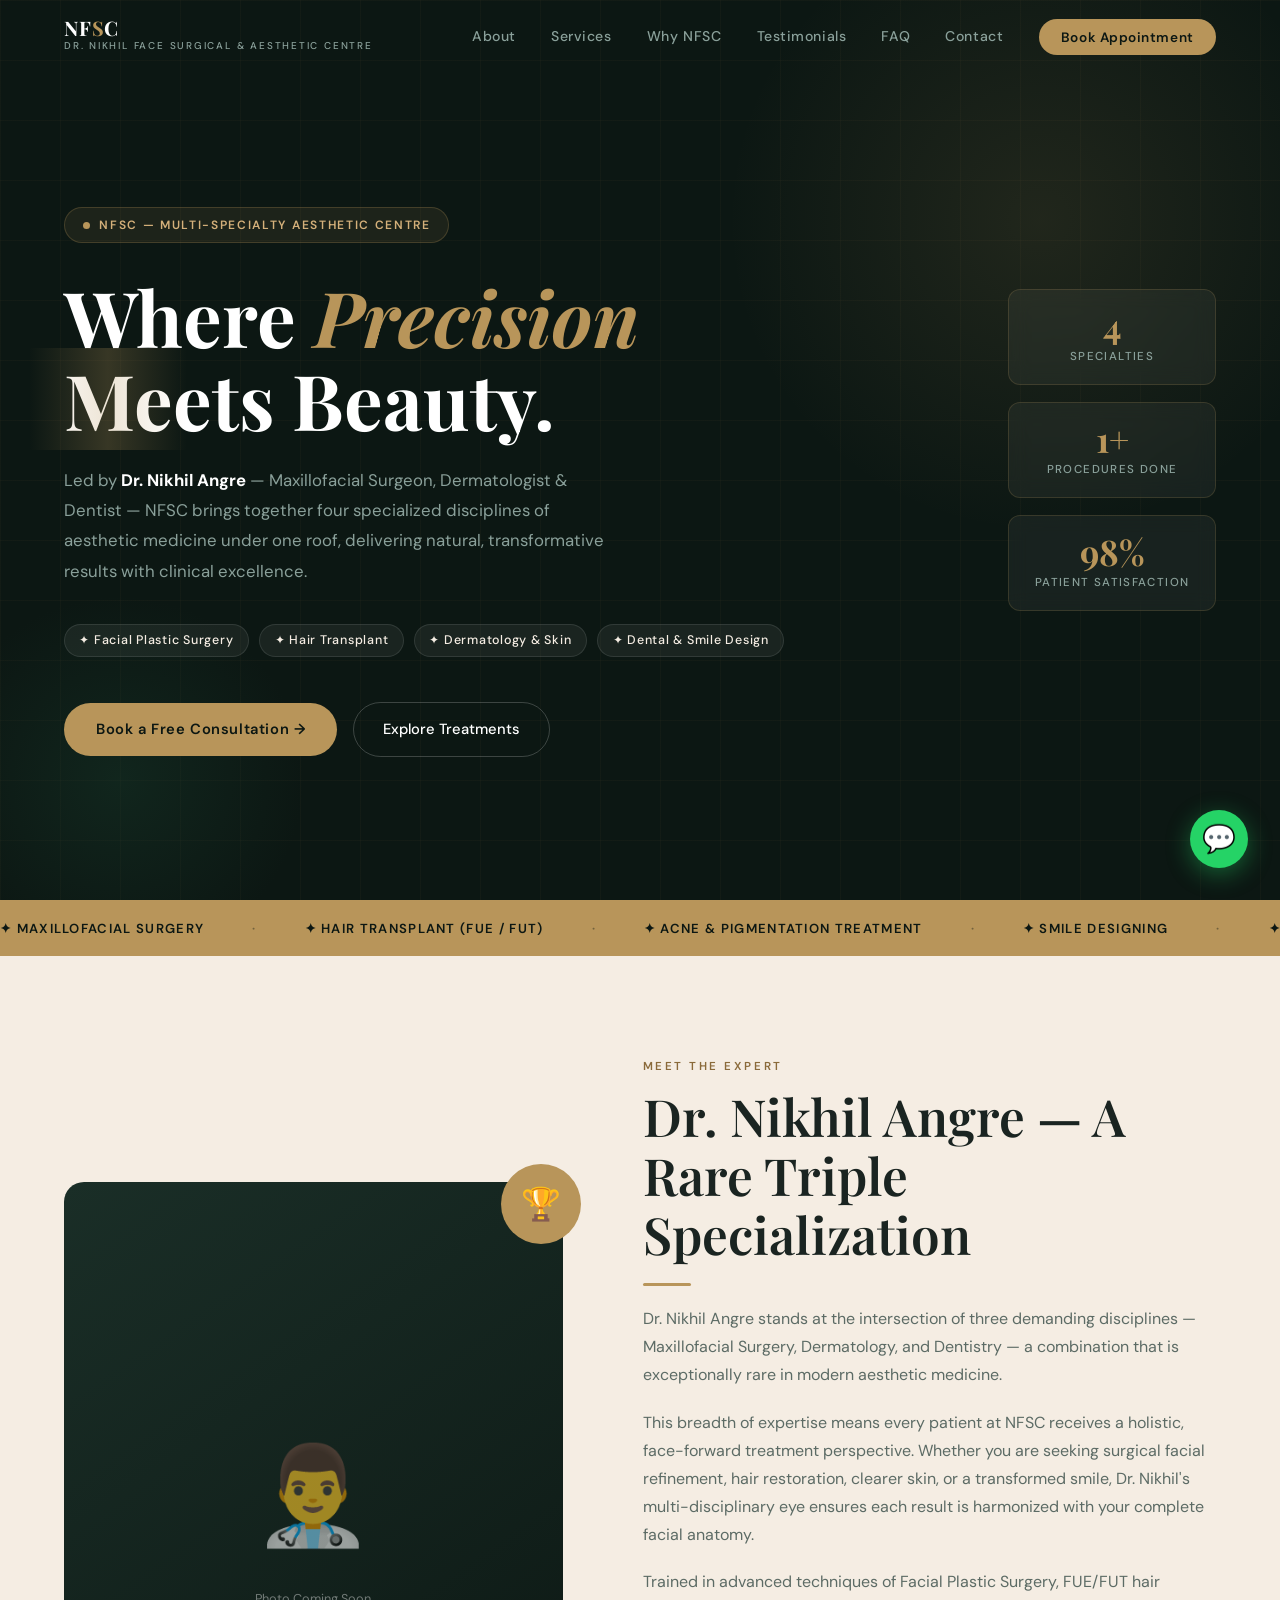
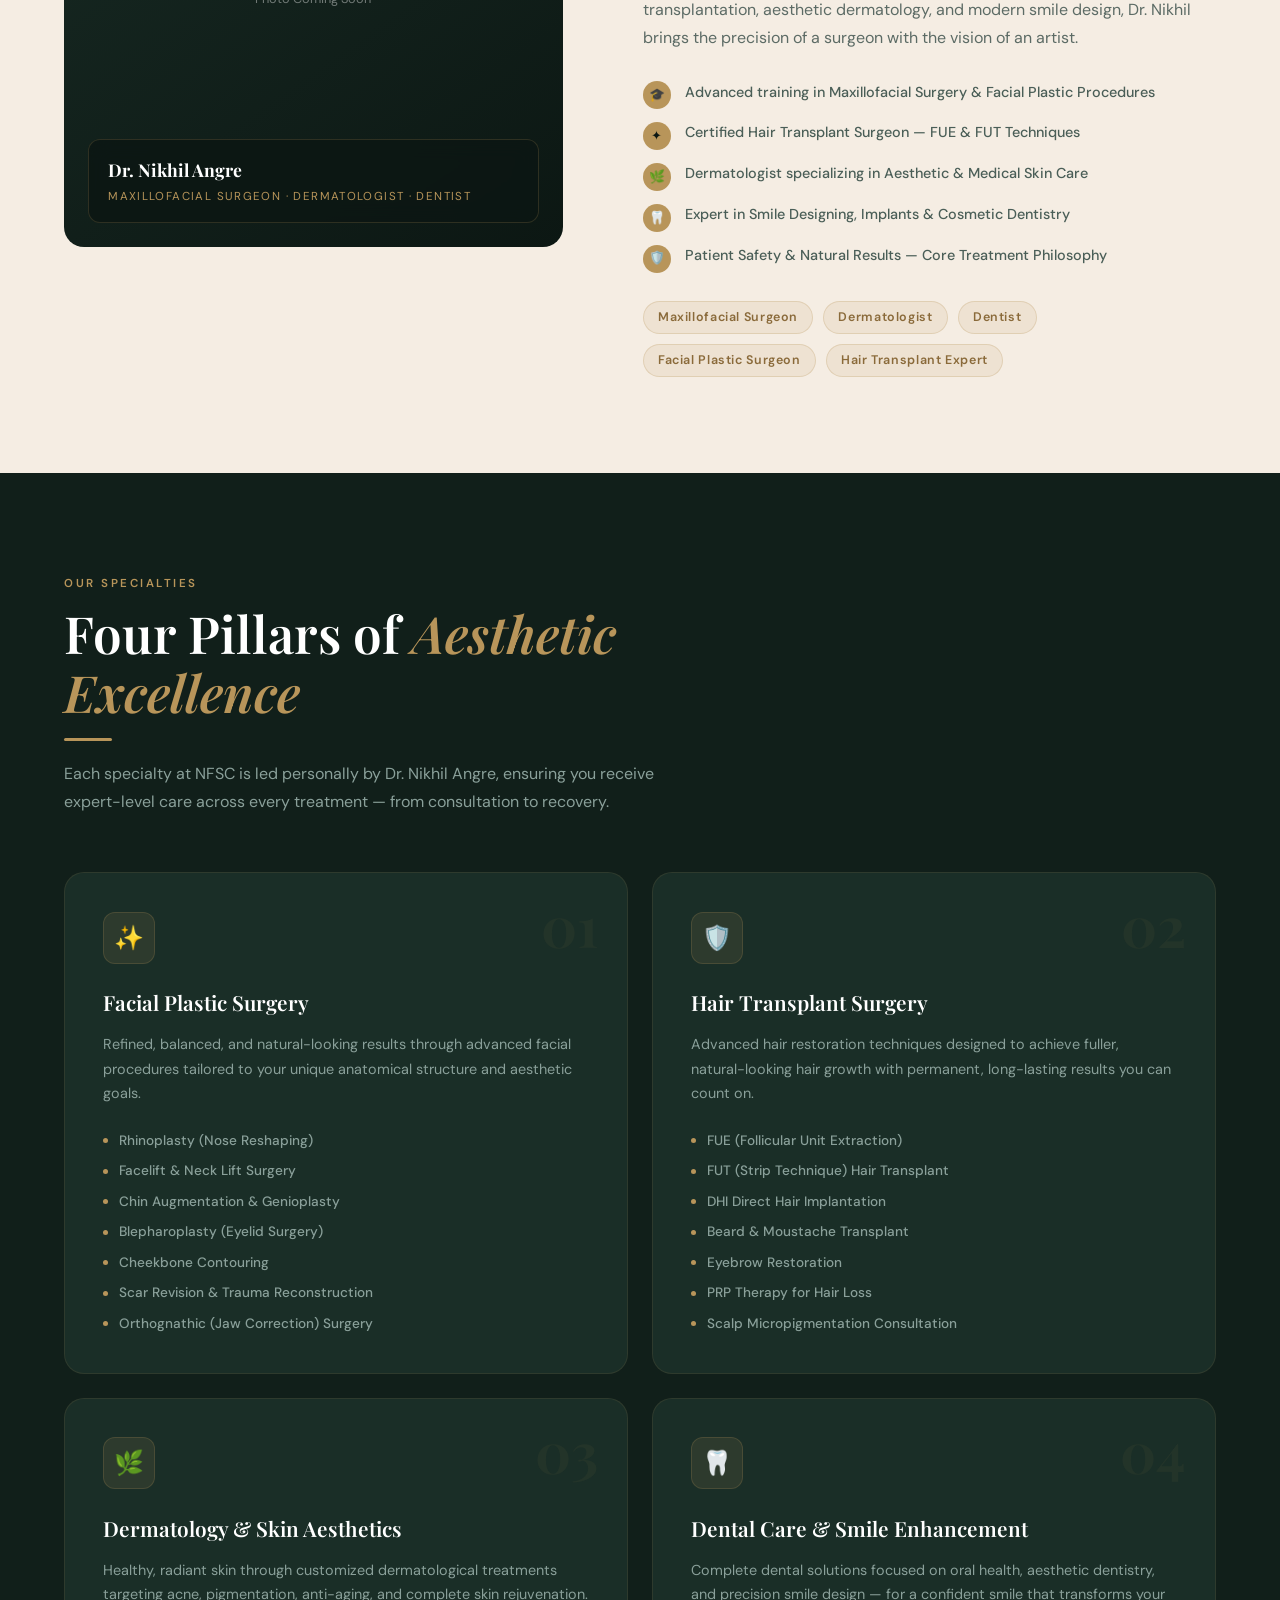
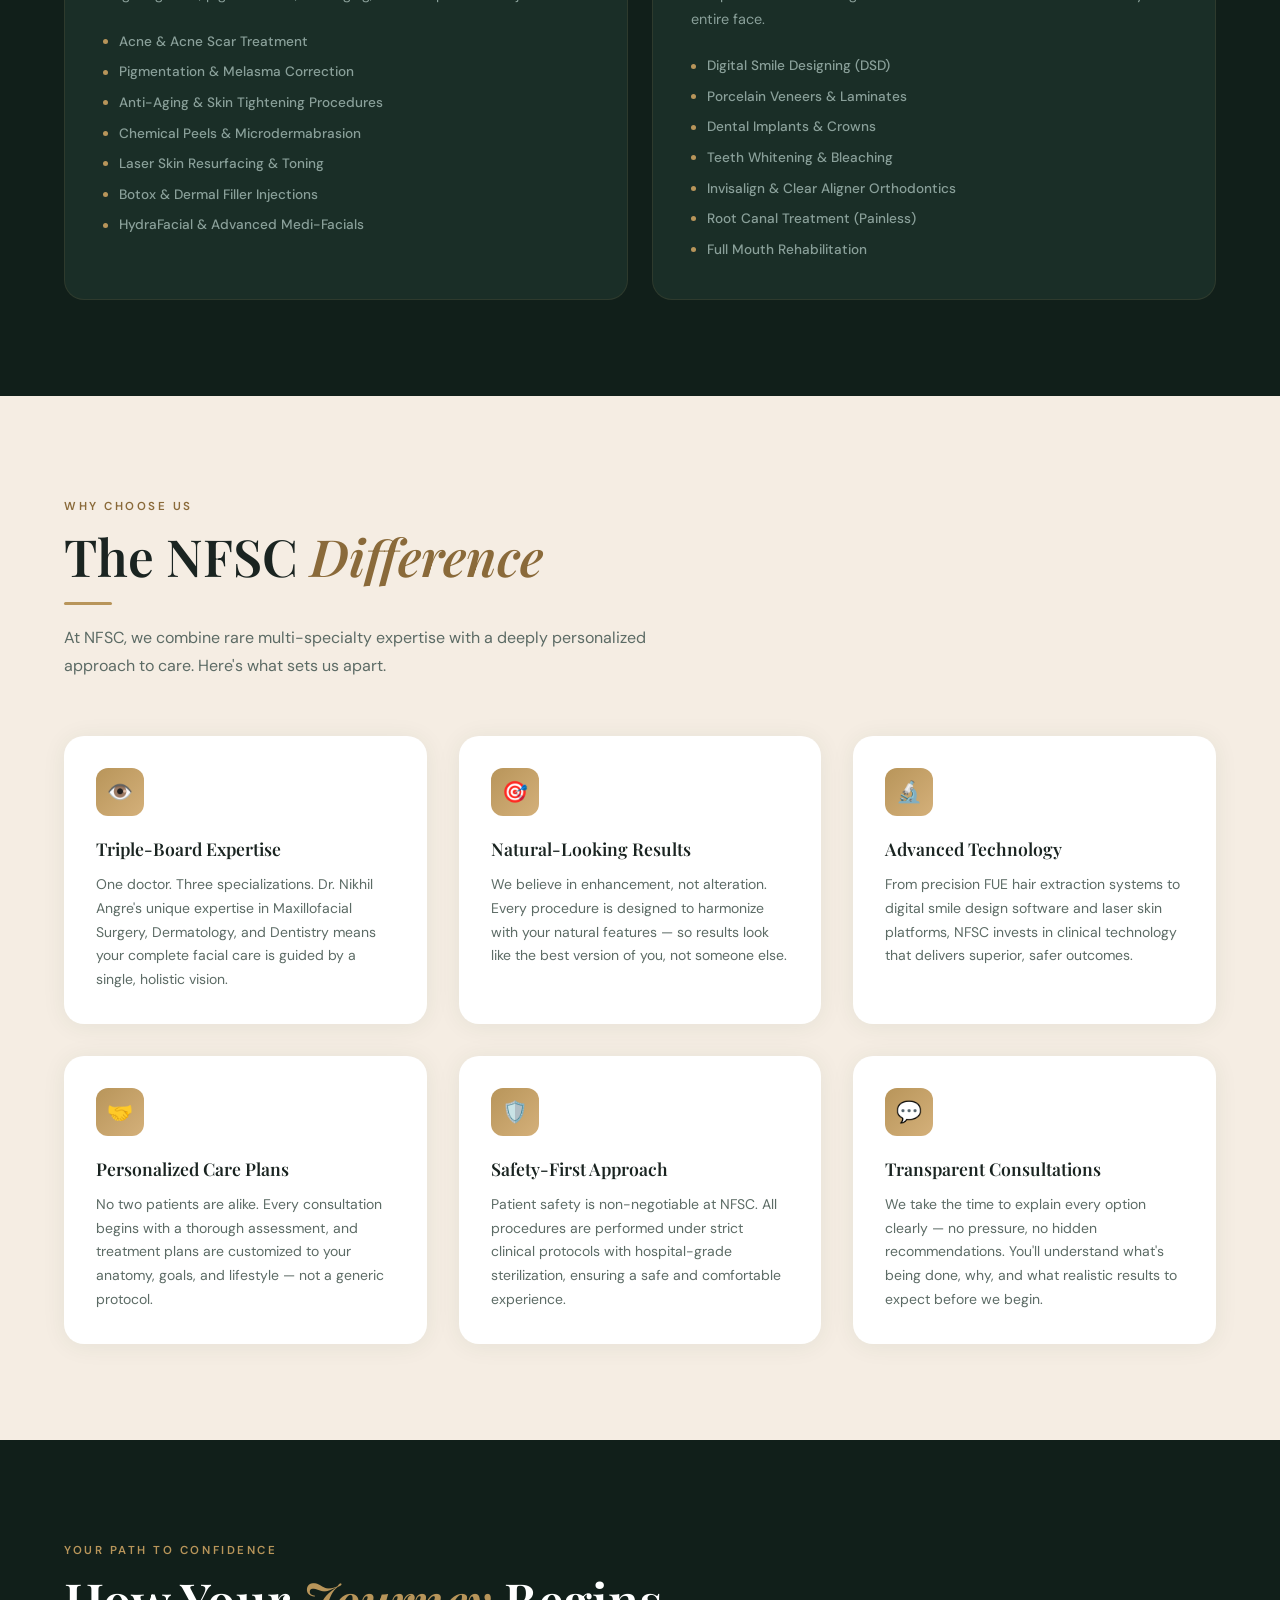
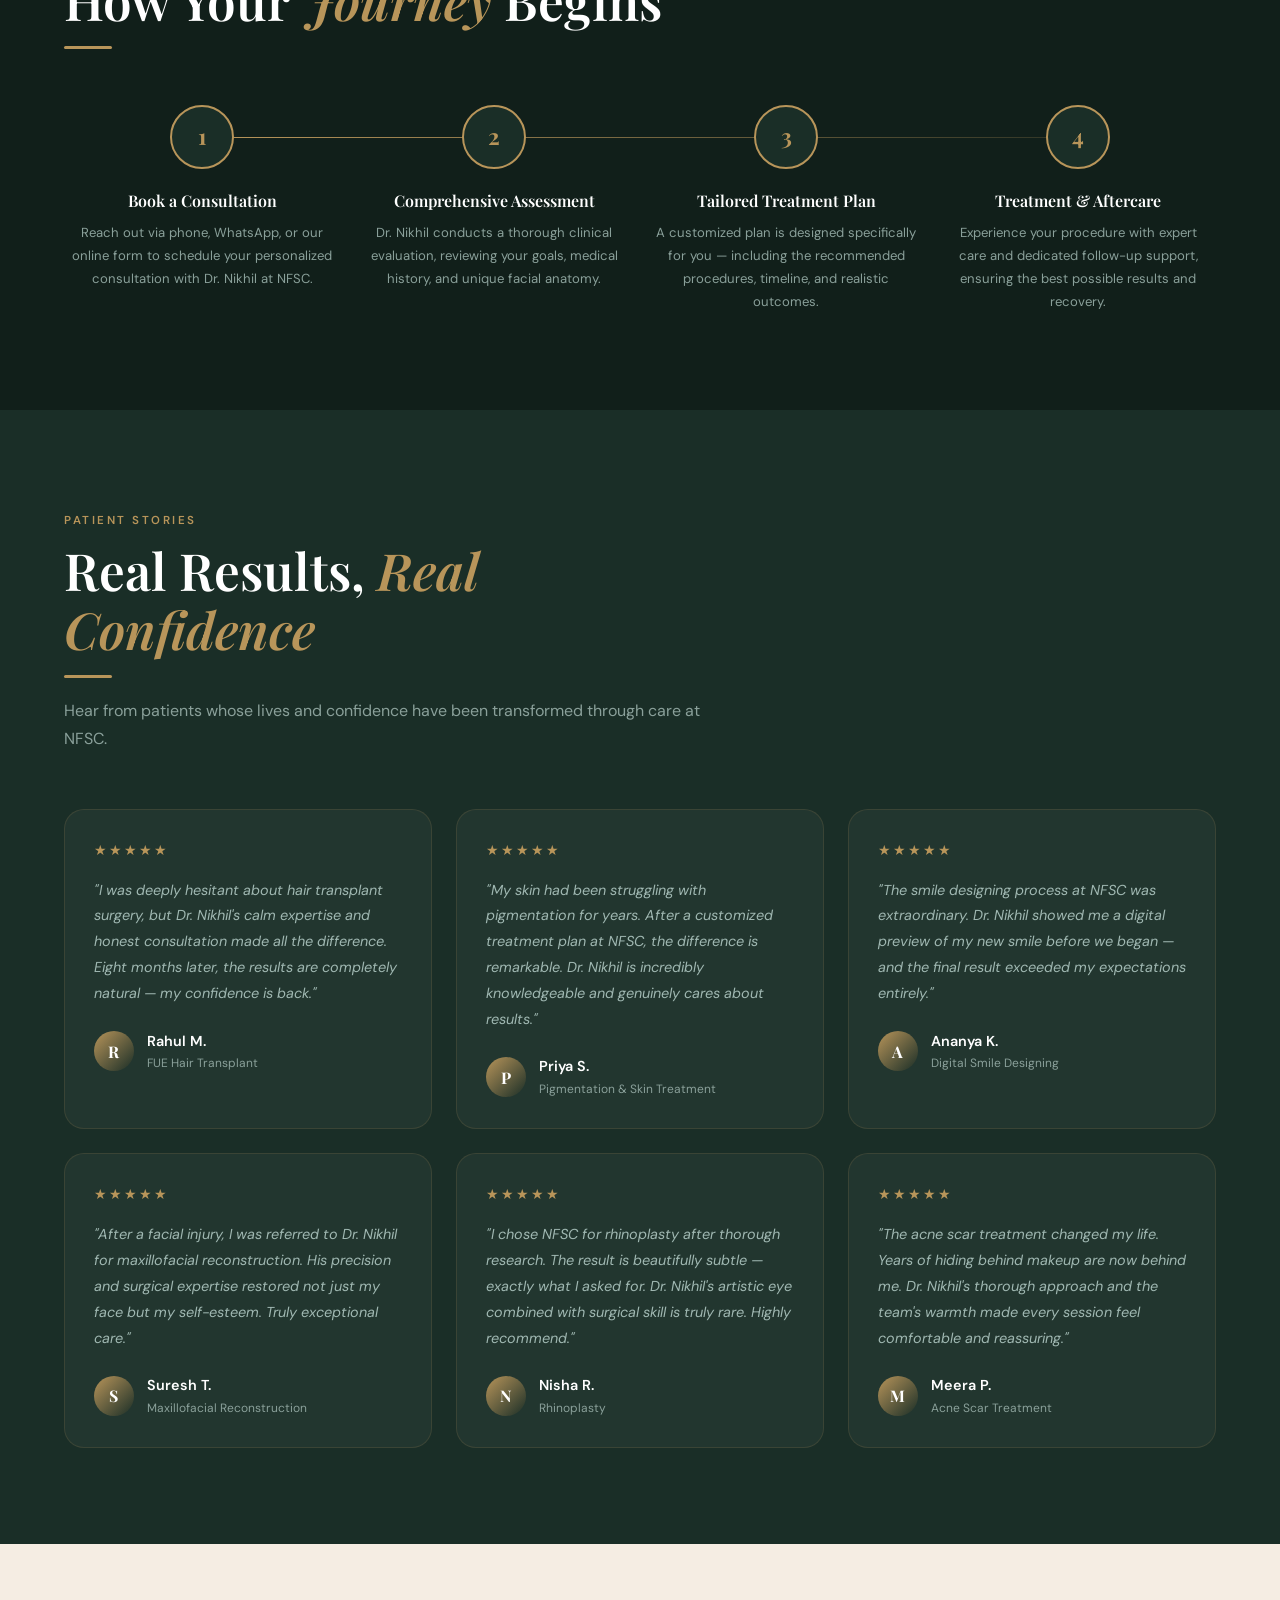
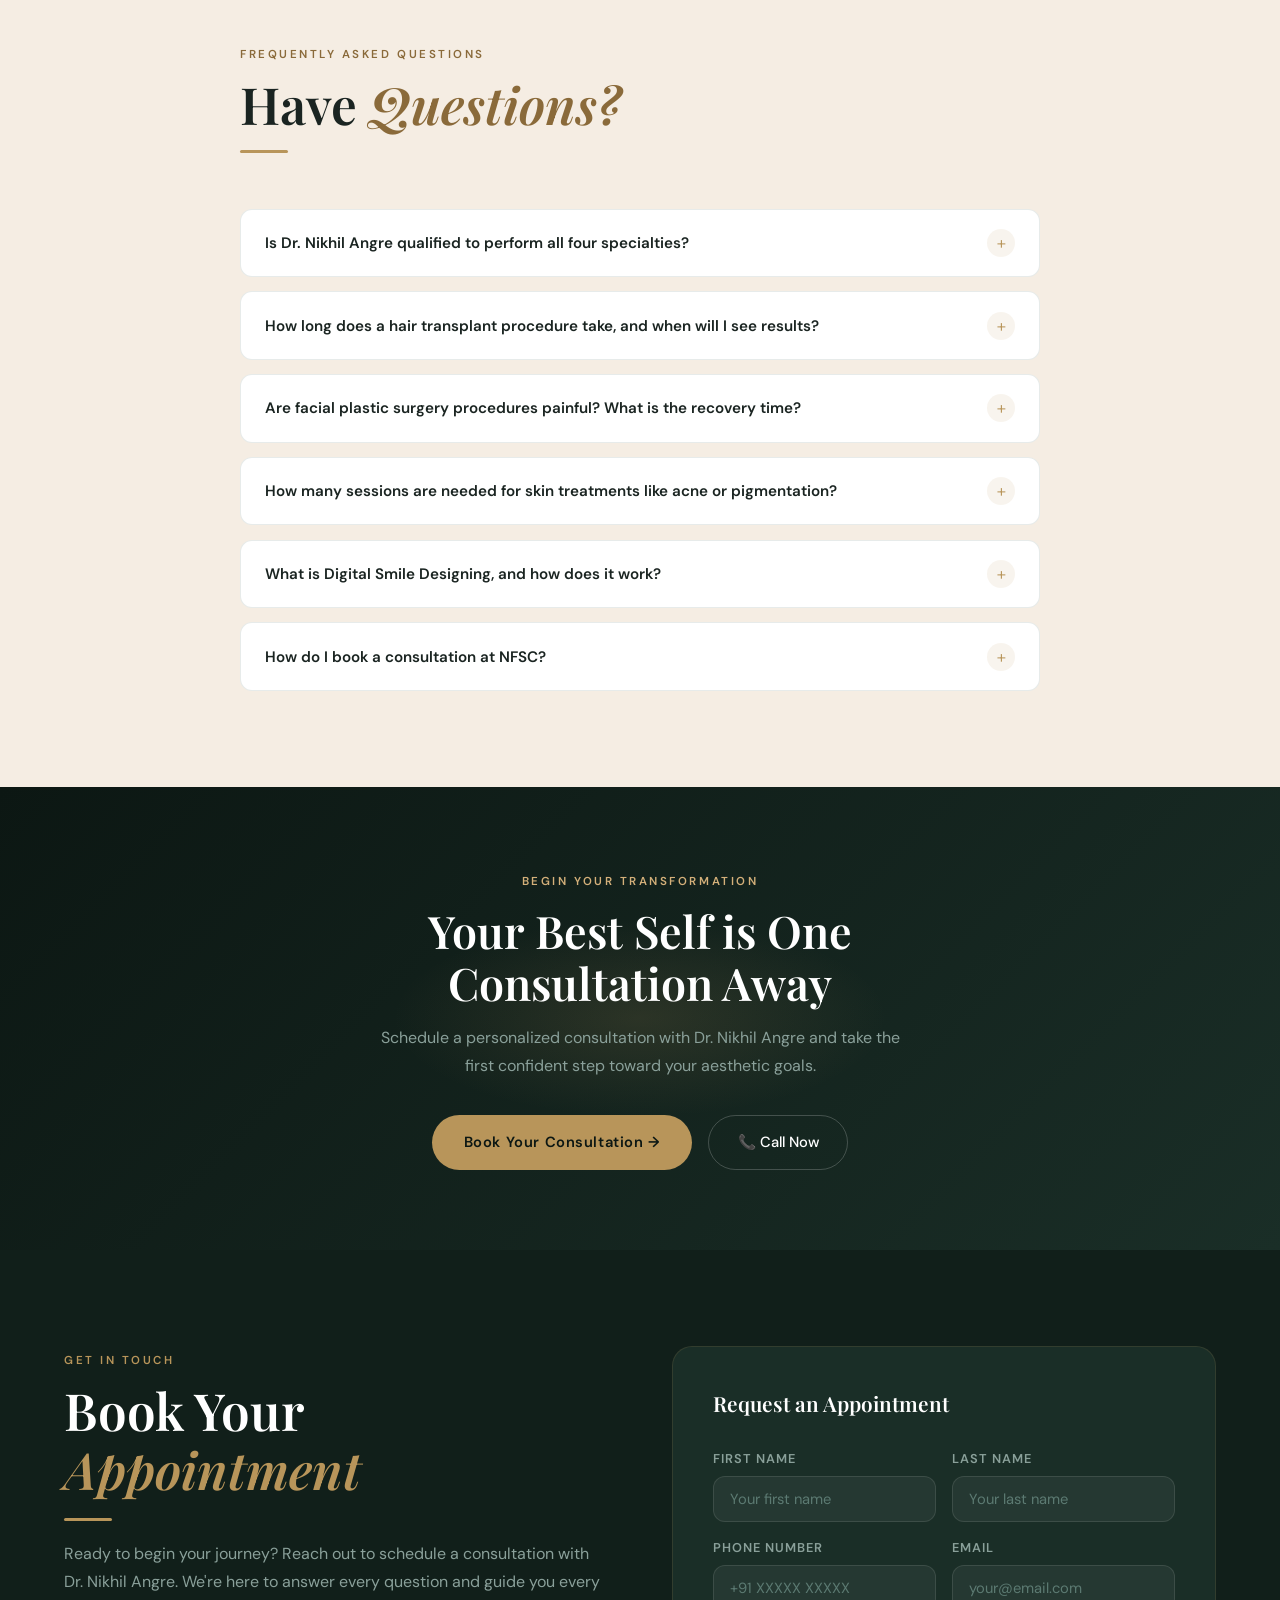
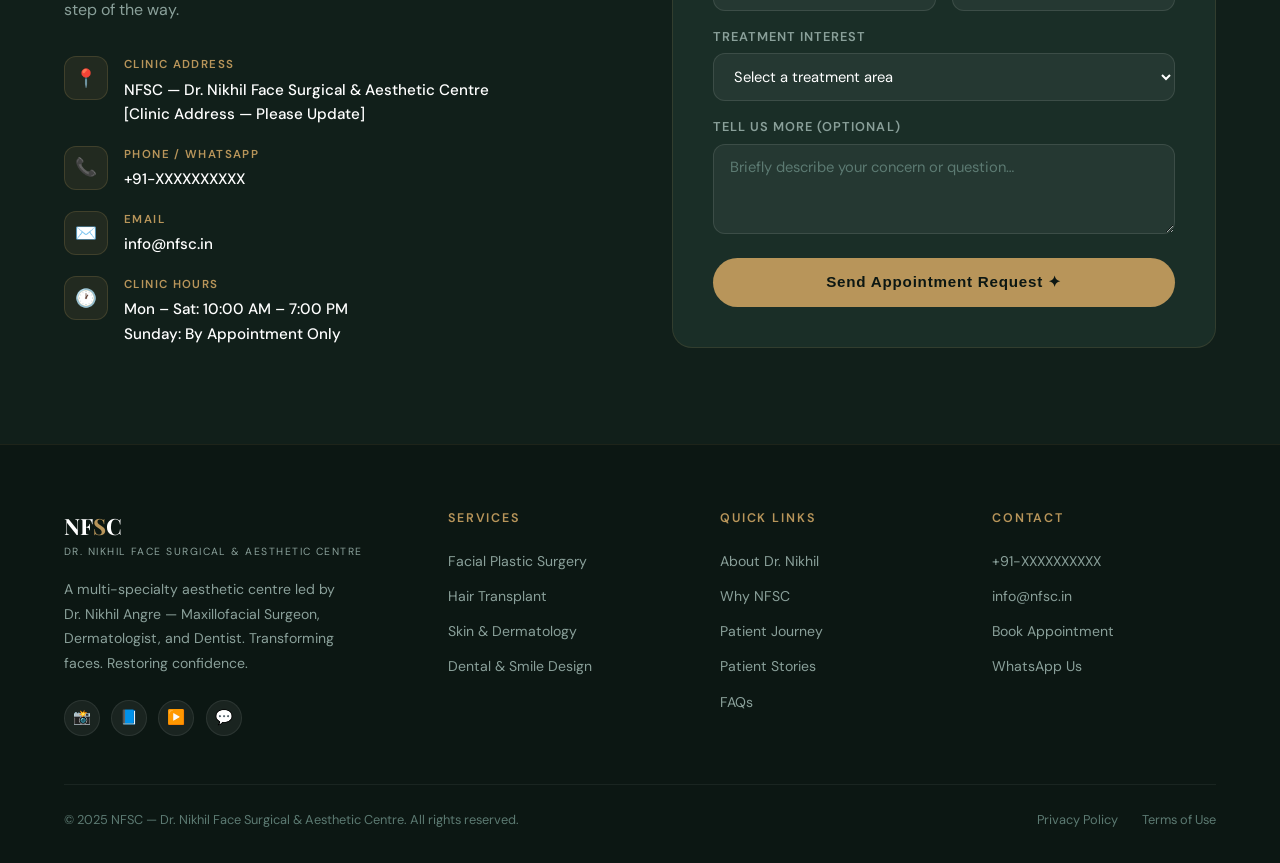
<file: index.html.html>
<!DOCTYPE html>
<html lang="en">
<head>
  <meta charset="UTF-8" />
  <meta name="viewport" content="width=device-width, initial-scale=1.0" />
  <title>NFSC | Dr. Nikhil Angre | Face Surgical & Aesthetic Centre</title>
  <meta name="description" content="NFSC – Dr. Nikhil Face Surgical & Aesthetic Centre. Expert Maxillofacial Surgery, Hair Transplant, Dermatology & Skin Care, and Dental Smile Enhancement by Dr. Nikhil Angre." />
  <meta name="keywords" content="Dr Nikhil Angre, NFSC, face surgical aesthetic centre, hair transplant, maxillofacial surgeon, dermatologist, dental, smile designing, skin care" />
  <link rel="preconnect" href="https://fonts.googleapis.com" />
  <link href="https://fonts.googleapis.com/css2?family=Playfair+Display:ital,wght@0,400;0,600;0,700;1,400;1,600&family=DM+Sans:opsz,wght@9..40,300;9..40,400;9..40,500;9..40,600&display=swap" rel="stylesheet" />
  <link rel="stylesheet" href="style.css" />
  <script type="application/ld+json">
  {
    "@context": "https://schema.org",
    "@type": "MedicalClinic",
    "name": "NFSC – Dr. Nikhil Face Surgical & Aesthetic Centre",
    "description": "Premium multi-specialty aesthetic centre offering Facial Plastic Surgery, Hair Transplant Surgery, Dermatology & Skin Aesthetics, and Dental Care & Smile Enhancement.",
    "url": "https://nfsc.in",
    "telephone": "+91-XXXXXXXXXX",
    "medicalSpecialty": ["Maxillofacial Surgery", "Dermatology", "Dentistry", "Hair Transplantation"],
    "physician": {
      "@type": "Physician",
      "name": "Dr. Nikhil Angre",
      "medicalSpecialty": ["Maxillofacial Surgery", "Dermatology", "Dentistry"]
    }
  }
  </script>
</head>
<body>

<div class="mobile-menu" id="mobileMenu">
  <button class="mobile-close" id="mobileClose">✕</button>
  <a href="#about" onclick="closeMobile()">About</a>
  <a href="#services" onclick="closeMobile()">Services</a>
  <a href="#why" onclick="closeMobile()">Why NFSC</a>
  <a href="#testimonials" onclick="closeMobile()">Testimonials</a>
  <a href="#faq" onclick="closeMobile()">FAQ</a>
  <a href="#contact" onclick="closeMobile()">Contact</a>
  <a href="#contact" class="btn-primary" onclick="closeMobile()" style="font-family:'DM Sans',sans-serif">Book Appointment</a>
</div>

<nav id="navbar">
  <a href="#" class="nav-logo">
    <span class="nav-logo-title">NF<span>S</span>C</span>
    <span class="nav-logo-sub">Dr. Nikhil Face Surgical & Aesthetic Centre</span>
  </a>
  <ul class="nav-links">
    <li><a href="#about">About</a></li>
    <li><a href="#services">Services</a></li>
    <li><a href="#why">Why NFSC</a></li>
    <li><a href="#testimonials">Testimonials</a></li>
    <li><a href="#faq">FAQ</a></li>
    <li><a href="#contact">Contact</a></li>
    <li><a href="#contact" class="nav-cta">Book Appointment</a></li>
  </ul>
  <div class="hamburger" id="hamburger" onclick="openMobile()">
    <span></span><span></span><span></span>
  </div>
</nav>

<section id="hero">
  <div class="hero-grid-bg"></div>
  <div class="hero-glow"></div>
  <div class="hero-glow2"></div>
  <div class="hero-content">
    <div class="hero-badge">
      <div class="hero-badge-dot"></div>
      <span>NFSC — Multi-Specialty Aesthetic Centre</span>
    </div>
    <h1 class="hero-title display">
      Where <em>Precision</em><br/>
      Meets <span class="hero-shimmer">Beauty.</span>
    </h1>
    <p class="hero-desc">
      Led by <strong style="color:var(--white)">Dr. Nikhil Angre</strong> — Maxillofacial Surgeon, Dermatologist & Dentist — NFSC brings together four specialized disciplines of aesthetic medicine under one roof, delivering natural, transformative results with clinical excellence.
    </p>
    <div class="hero-specialties">
      <span class="specialty-tag">✦ Facial Plastic Surgery</span>
      <span class="specialty-tag">✦ Hair Transplant</span>
      <span class="specialty-tag">✦ Dermatology & Skin</span>
      <span class="specialty-tag">✦ Dental & Smile Design</span>
    </div>
    <div class="hero-actions">
      <a href="#contact" class="btn-primary">Book a Free Consultation →</a>
      <a href="#services" class="btn-outline">Explore Treatments</a>
    </div>
  </div>
  <div class="hero-right">
    <div class="stat-pill">
      <div class="num">4</div>
      <div class="lbl">Specialties</div>
    </div>
    <div class="stat-pill">
      <div class="num">1K+</div>
      <div class="lbl">Procedures Done</div>
    </div>
    <div class="stat-pill">
      <div class="num">98%</div>
      <div class="lbl">Patient Satisfaction</div>
    </div>
  </div>
</section>

<div class="strip">
  <div class="strip-track" id="stripTrack">
    <div class="strip-item">✦ Maxillofacial Surgery</div>
    <div class="strip-item strip-sep">·</div>
    <div class="strip-item">✦ Hair Transplant (FUE / FUT)</div>
    <div class="strip-item strip-sep">·</div>
    <div class="strip-item">✦ Acne & Pigmentation Treatment</div>
    <div class="strip-item strip-sep">·</div>
    <div class="strip-item">✦ Smile Designing</div>
    <div class="strip-item strip-sep">·</div>
    <div class="strip-item">✦ Anti-Aging & Skin Rejuvenation</div>
    <div class="strip-item strip-sep">·</div>
    <div class="strip-item">✦ Dental Implants</div>
    <div class="strip-item strip-sep">·</div>
    <div class="strip-item">✦ Rhinoplasty & Chin Contouring</div>
    <div class="strip-item strip-sep">·</div>
    <div class="strip-item">✦ Laser Skin Treatments</div>
    <div class="strip-item strip-sep">·</div>
    <div class="strip-item">✦ Maxillofacial Surgery</div>
    <div class="strip-item strip-sep">·</div>
    <div class="strip-item">✦ Hair Transplant (FUE / FUT)</div>
    <div class="strip-item strip-sep">·</div>
    <div class="strip-item">✦ Acne & Pigmentation Treatment</div>
    <div class="strip-item strip-sep">·</div>
    <div class="strip-item">✦ Smile Designing</div>
    <div class="strip-item strip-sep">·</div>
    <div class="strip-item">✦ Anti-Aging & Skin Rejuvenation</div>
    <div class="strip-item strip-sep">·</div>
    <div class="strip-item">✦ Dental Implants</div>
    <div class="strip-item strip-sep">·</div>
    <div class="strip-item">✦ Rhinoplasty & Chin Contouring</div>
    <div class="strip-item strip-sep">·</div>
    <div class="strip-item">✦ Laser Skin Treatments</div>
    <div class="strip-item strip-sep">·</div>
  </div>
</div>

<section id="about" class="section-light">
  <div class="container">
    <div class="about-grid">
      <div class="about-photo-wrap fade-up">
        <div class="about-photo">
          <div class="about-photo-inner">
            <div class="doctor-icon">👨‍⚕️</div>
            <p style="color:rgba(255,255,255,0.4);font-size:0.8rem;">Photo Coming Soon</p>
          </div>
          <div class="about-photo-label">
            <div class="name">Dr. Nikhil Angre</div>
            <div class="title">Maxillofacial Surgeon · Dermatologist · Dentist</div>
          </div>
        </div>
        <div class="about-accent">🏆</div>
      </div>
      <div class="about-text fade-up">
        <span class="eyebrow">Meet the Expert</span>
        <h2>Dr. Nikhil Angre — A Rare Triple Specialization</h2>
        <div class="divider-line"></div>
        <p>Dr. Nikhil Angre stands at the intersection of three demanding disciplines — Maxillofacial Surgery, Dermatology, and Dentistry — a combination that is exceptionally rare in modern aesthetic medicine.</p>
        <p>This breadth of expertise means every patient at NFSC receives a holistic, face-forward treatment perspective. Whether you are seeking surgical facial refinement, hair restoration, clearer skin, or a transformed smile, Dr. Nikhil's multi-disciplinary eye ensures each result is harmonized with your complete facial anatomy.</p>
        <p>Trained in advanced techniques of Facial Plastic Surgery, FUE/FUT hair transplantation, aesthetic dermatology, and modern smile design, Dr. Nikhil brings the precision of a surgeon with the vision of an artist.</p>
        <ul class="credential-list">
          <li><span class="cred-icon">🎓</span> Advanced training in Maxillofacial Surgery & Facial Plastic Procedures</li>
          <li><span class="cred-icon">✦</span> Certified Hair Transplant Surgeon — FUE & FUT Techniques</li>
          <li><span class="cred-icon">🌿</span> Dermatologist specializing in Aesthetic & Medical Skin Care</li>
          <li><span class="cred-icon">🦷</span> Expert in Smile Designing, Implants & Cosmetic Dentistry</li>
          <li><span class="cred-icon">🛡️</span> Patient Safety & Natural Results — Core Treatment Philosophy</li>
        </ul>
        <div class="about-tags">
          <span class="about-tag">Maxillofacial Surgeon</span>
          <span class="about-tag">Dermatologist</span>
          <span class="about-tag">Dentist</span>
          <span class="about-tag">Facial Plastic Surgeon</span>
          <span class="about-tag">Hair Transplant Expert</span>
        </div>
      </div>
    </div>
  </div>
</section>

<section id="services" class="section-dark">
  <div class="container">
    <div class="section-header fade-up">
      <span class="eyebrow">Our Specialties</span>
      <h2>Four Pillars of <em class="display" style="font-style:italic;color:var(--amber)">Aesthetic Excellence</em></h2>
      <div class="divider-line"></div>
      <p>Each specialty at NFSC is led personally by Dr. Nikhil Angre, ensuring you receive expert-level care across every treatment — from consultation to recovery.</p>
    </div>
    <div class="services-grid">

      <div class="service-card fade-up">
        <div class="service-card-num">01</div>
        <div class="service-card-icon">✨</div>
        <h3>Facial Plastic Surgery</h3>
        <p>Refined, balanced, and natural-looking results through advanced facial procedures tailored to your unique anatomical structure and aesthetic goals.</p>
        <ul class="sub-service-list">
          <li>Rhinoplasty (Nose Reshaping)</li>
          <li>Facelift & Neck Lift Surgery</li>
          <li>Chin Augmentation & Genioplasty</li>
          <li>Blepharoplasty (Eyelid Surgery)</li>
          <li>Cheekbone Contouring</li>
          <li>Scar Revision & Trauma Reconstruction</li>
          <li>Orthognathic (Jaw Correction) Surgery</li>
        </ul>
      </div>

      <div class="service-card fade-up">
        <div class="service-card-num">02</div>
        <div class="service-card-icon">🛡️</div>
        <h3>Hair Transplant Surgery</h3>
        <p>Advanced hair restoration techniques designed to achieve fuller, natural-looking hair growth with permanent, long-lasting results you can count on.</p>
        <ul class="sub-service-list">
          <li>FUE (Follicular Unit Extraction)</li>
          <li>FUT (Strip Technique) Hair Transplant</li>
          <li>DHI Direct Hair Implantation</li>
          <li>Beard & Moustache Transplant</li>
          <li>Eyebrow Restoration</li>
          <li>PRP Therapy for Hair Loss</li>
          <li>Scalp Micropigmentation Consultation</li>
        </ul>
      </div>

      <div class="service-card fade-up">
        <div class="service-card-num">03</div>
        <div class="service-card-icon">🌿</div>
        <h3>Dermatology & Skin Aesthetics</h3>
        <p>Healthy, radiant skin through customized dermatological treatments targeting acne, pigmentation, anti-aging, and complete skin rejuvenation.</p>
        <ul class="sub-service-list">
          <li>Acne & Acne Scar Treatment</li>
          <li>Pigmentation & Melasma Correction</li>
          <li>Anti-Aging & Skin Tightening Procedures</li>
          <li>Chemical Peels & Microdermabrasion</li>
          <li>Laser Skin Resurfacing & Toning</li>
          <li>Botox & Dermal Filler Injections</li>
          <li>HydraFacial & Advanced Medi-Facials</li>
        </ul>
      </div>

      <div class="service-card fade-up">
        <div class="service-card-num">04</div>
        <div class="service-card-icon">🦷</div>
        <h3>Dental Care & Smile Enhancement</h3>
        <p>Complete dental solutions focused on oral health, aesthetic dentistry, and precision smile design — for a confident smile that transforms your entire face.</p>
        <ul class="sub-service-list">
          <li>Digital Smile Designing (DSD)</li>
          <li>Porcelain Veneers & Laminates</li>
          <li>Dental Implants & Crowns</li>
          <li>Teeth Whitening & Bleaching</li>
          <li>Invisalign & Clear Aligner Orthodontics</li>
          <li>Root Canal Treatment (Painless)</li>
          <li>Full Mouth Rehabilitation</li>
        </ul>
      </div>

    </div>
  </div>
</section>

<section id="why" class="section-light">
  <div class="container">
    <div class="section-header fade-up">
      <span class="eyebrow">Why Choose Us</span>
      <h2>The NFSC <em class="display" style="font-style:italic;color:#8A6A3A">Difference</em></h2>
      <div class="divider-line"></div>
      <p>At NFSC, we combine rare multi-specialty expertise with a deeply personalized approach to care. Here's what sets us apart.</p>
    </div>
    <div class="why-grid">
      <div class="why-card fade-up">
        <div class="why-icon">👁️</div>
        <h3>Triple-Board Expertise</h3>
        <p>One doctor. Three specializations. Dr. Nikhil Angre's unique expertise in Maxillofacial Surgery, Dermatology, and Dentistry means your complete facial care is guided by a single, holistic vision.</p>
      </div>
      <div class="why-card fade-up">
        <div class="why-icon">🎯</div>
        <h3>Natural-Looking Results</h3>
        <p>We believe in enhancement, not alteration. Every procedure is designed to harmonize with your natural features — so results look like the best version of you, not someone else.</p>
      </div>
      <div class="why-card fade-up">
        <div class="why-icon">🔬</div>
        <h3>Advanced Technology</h3>
        <p>From precision FUE hair extraction systems to digital smile design software and laser skin platforms, NFSC invests in clinical technology that delivers superior, safer outcomes.</p>
      </div>
      <div class="why-card fade-up">
        <div class="why-icon">🤝</div>
        <h3>Personalized Care Plans</h3>
        <p>No two patients are alike. Every consultation begins with a thorough assessment, and treatment plans are customized to your anatomy, goals, and lifestyle — not a generic protocol.</p>
      </div>
      <div class="why-card fade-up">
        <div class="why-icon">🛡️</div>
        <h3>Safety-First Approach</h3>
        <p>Patient safety is non-negotiable at NFSC. All procedures are performed under strict clinical protocols with hospital-grade sterilization, ensuring a safe and comfortable experience.</p>
      </div>
      <div class="why-card fade-up">
        <div class="why-icon">💬</div>
        <h3>Transparent Consultations</h3>
        <p>We take the time to explain every option clearly — no pressure, no hidden recommendations. You'll understand what's being done, why, and what realistic results to expect before we begin.</p>
      </div>
    </div>
  </div>
</section>

<section id="journey" class="section-dark">
  <div class="container">
    <div class="section-header fade-up" style="max-width:100%">
      <span class="eyebrow">Your Path to Confidence</span>
      <h2>How Your <em class="display" style="font-style:italic;color:var(--amber)">Journey</em> Begins</h2>
      <div class="divider-line"></div>
    </div>
    <div class="journey-steps">
      <div class="journey-step fade-up">
        <div class="step-circle">1</div>
        <h3>Book a Consultation</h3>
        <p>Reach out via phone, WhatsApp, or our online form to schedule your personalized consultation with Dr. Nikhil at NFSC.</p>
      </div>
      <div class="journey-step fade-up">
        <div class="step-circle">2</div>
        <h3>Comprehensive Assessment</h3>
        <p>Dr. Nikhil conducts a thorough clinical evaluation, reviewing your goals, medical history, and unique facial anatomy.</p>
      </div>
      <div class="journey-step fade-up">
        <div class="step-circle">3</div>
        <h3>Tailored Treatment Plan</h3>
        <p>A customized plan is designed specifically for you — including the recommended procedures, timeline, and realistic outcomes.</p>
      </div>
      <div class="journey-step fade-up">
        <div class="step-circle">4</div>
        <h3>Treatment & Aftercare</h3>
        <p>Experience your procedure with expert care and dedicated follow-up support, ensuring the best possible results and recovery.</p>
      </div>
    </div>
  </div>
</section>

<section id="testimonials" class="section-forest">
  <div class="container">
    <div class="section-header fade-up">
      <span class="eyebrow">Patient Stories</span>
      <h2>Real Results, <em class="display" style="font-style:italic;color:var(--amber)">Real Confidence</em></h2>
      <div class="divider-line"></div>
      <p>Hear from patients whose lives and confidence have been transformed through care at NFSC.</p>
    </div>
    <div class="testi-grid">
      <div class="testi-card fade-up">
        <div class="testi-stars">★★★★★</div>
        <p class="testi-text">"I was deeply hesitant about hair transplant surgery, but Dr. Nikhil's calm expertise and honest consultation made all the difference. Eight months later, the results are completely natural — my confidence is back."</p>
        <div class="testi-author">
          <div class="testi-avatar">R</div>
          <div>
            <div class="testi-name">Rahul M.</div>
            <div class="testi-proc">FUE Hair Transplant</div>
          </div>
        </div>
      </div>
      <div class="testi-card fade-up">
        <div class="testi-stars">★★★★★</div>
        <p class="testi-text">"My skin had been struggling with pigmentation for years. After a customized treatment plan at NFSC, the difference is remarkable. Dr. Nikhil is incredibly knowledgeable and genuinely cares about results."</p>
        <div class="testi-author">
          <div class="testi-avatar">P</div>
          <div>
            <div class="testi-name">Priya S.</div>
            <div class="testi-proc">Pigmentation & Skin Treatment</div>
          </div>
        </div>
      </div>
      <div class="testi-card fade-up">
        <div class="testi-stars">★★★★★</div>
        <p class="testi-text">"The smile designing process at NFSC was extraordinary. Dr. Nikhil showed me a digital preview of my new smile before we began — and the final result exceeded my expectations entirely."</p>
        <div class="testi-author">
          <div class="testi-avatar">A</div>
          <div>
            <div class="testi-name">Ananya K.</div>
            <div class="testi-proc">Digital Smile Designing</div>
          </div>
        </div>
      </div>
      <div class="testi-card fade-up">
        <div class="testi-stars">★★★★★</div>
        <p class="testi-text">"After a facial injury, I was referred to Dr. Nikhil for maxillofacial reconstruction. His precision and surgical expertise restored not just my face but my self-esteem. Truly exceptional care."</p>
        <div class="testi-author">
          <div class="testi-avatar">S</div>
          <div>
            <div class="testi-name">Suresh T.</div>
            <div class="testi-proc">Maxillofacial Reconstruction</div>
          </div>
        </div>
      </div>
      <div class="testi-card fade-up">
        <div class="testi-stars">★★★★★</div>
        <p class="testi-text">"I chose NFSC for rhinoplasty after thorough research. The result is beautifully subtle — exactly what I asked for. Dr. Nikhil's artistic eye combined with surgical skill is truly rare. Highly recommend."</p>
        <div class="testi-author">
          <div class="testi-avatar">N</div>
          <div>
            <div class="testi-name">Nisha R.</div>
            <div class="testi-proc">Rhinoplasty</div>
          </div>
        </div>
      </div>
      <div class="testi-card fade-up">
        <div class="testi-stars">★★★★★</div>
        <p class="testi-text">"The acne scar treatment changed my life. Years of hiding behind makeup are now behind me. Dr. Nikhil's thorough approach and the team's warmth made every session feel comfortable and reassuring."</p>
        <div class="testi-author">
          <div class="testi-avatar">M</div>
          <div>
            <div class="testi-name">Meera P.</div>
            <div class="testi-proc">Acne Scar Treatment</div>
          </div>
        </div>
      </div>
    </div>
  </div>
</section>

<section id="faq" class="section-light">
  <div class="container" style="max-width:800px">
    <div class="section-header fade-up">
      <span class="eyebrow">Frequently Asked Questions</span>
      <h2>Have <em class="display" style="font-style:italic;color:#8A6A3A">Questions?</em></h2>
      <div class="divider-line"></div>
    </div>
    <div class="faq-list">
      <div class="faq-item">
        <button class="faq-q" onclick="toggleFAQ(this)">
          Is Dr. Nikhil Angre qualified to perform all four specialties?
          <span class="faq-arrow">+</span>
        </button>
        <div class="faq-a">Yes. Dr. Nikhil Angre holds advanced qualifications and training across Maxillofacial Surgery, Dermatology, and Dentistry. His multi-specialty training allows him to approach each patient's aesthetic goals with a comprehensive understanding of facial anatomy, skin science, and dental structure — a combination that is extremely rare.</div>
      </div>
      <div class="faq-item">
        <button class="faq-q" onclick="toggleFAQ(this)">
          How long does a hair transplant procedure take, and when will I see results?
          <span class="faq-arrow">+</span>
        </button>
        <div class="faq-a">A typical FUE hair transplant session takes 6–8 hours depending on the number of grafts needed. Initial hair shedding (shock loss) is normal and occurs within 2–4 weeks. New hair growth begins around 3–4 months, with full, natural results typically visible at 12–15 months post-procedure.</div>
      </div>
      <div class="faq-item">
        <button class="faq-q" onclick="toggleFAQ(this)">
          Are facial plastic surgery procedures painful? What is the recovery time?
          <span class="faq-arrow">+</span>
        </button>
        <div class="faq-a">Procedures are performed under appropriate anesthesia, ensuring you experience no pain during the surgery. Recovery varies by procedure — minor treatments may require just a few days, while surgeries like rhinoplasty or facelift may have a recovery period of 2–3 weeks. Dr. Nikhil will discuss your specific recovery plan in detail during consultation.</div>
      </div>
      <div class="faq-item">
        <button class="faq-q" onclick="toggleFAQ(this)">
          How many sessions are needed for skin treatments like acne or pigmentation?
          <span class="faq-arrow">+</span>
        </button>
        <div class="faq-a">The number of sessions varies based on the skin concern, its severity, and your skin's response to treatment. Generally, most conditions like acne or pigmentation show significant improvement after 4–8 sessions. A personalized treatment schedule will be outlined during your skin consultation at NFSC.</div>
      </div>
      <div class="faq-item">
        <button class="faq-q" onclick="toggleFAQ(this)">
          What is Digital Smile Designing, and how does it work?
          <span class="faq-arrow">+</span>
        </button>
        <div class="faq-a">Digital Smile Designing (DSD) is a planning tool that uses photos and digital software to visualize your new smile before any dental work begins. Dr. Nikhil uses DSD to show you an accurate preview of proposed veneers, whitening, or alignment changes, allowing you to co-design your ideal smile with full transparency.</div>
      </div>
      <div class="faq-item">
        <button class="faq-q" onclick="toggleFAQ(this)">
          How do I book a consultation at NFSC?
          <span class="faq-arrow">+</span>
        </button>
        <div class="faq-a">You can book a consultation by filling in the contact form on this page, calling or WhatsApp messaging us directly at the number listed below, or visiting the clinic in person. We recommend booking in advance as appointments fill quickly. Initial consultations are conducted personally by Dr. Nikhil Angre.</div>
      </div>
    </div>
  </div>
</section>

<section id="cta-banner">
  <div class="cta-banner-glow"></div>
  <div class="container" style="text-align:center">
    <span class="eyebrow fade-up" style="color:var(--amber-lt)">Begin Your Transformation</span>
    <h2 class="fade-up" style="margin:0.8rem auto 1rem;max-width:680px">
      Your Best Self is One Consultation Away
    </h2>
    <p class="fade-up" style="max-width:520px;margin:0 auto 2.2rem;color:var(--mist)">Schedule a personalized consultation with Dr. Nikhil Angre and take the first confident step toward your aesthetic goals.</p>
    <div class="cta-actions fade-up">
      <a href="#contact" class="btn-primary">Book Your Consultation →</a>
      <a href="tel:+91XXXXXXXXXX" class="btn-outline">📞 Call Now</a>
    </div>
  </div>
</section>

<section id="contact" class="section-dark">
  <div class="container">
    <div class="contact-grid">
      <div class="contact-info fade-up">
        <span class="eyebrow">Get in Touch</span>
        <h2>Book Your <em class="display" style="font-style:italic;color:var(--amber)">Appointment</em></h2>
        <div class="divider-line"></div>
        <p>Ready to begin your journey? Reach out to schedule a consultation with Dr. Nikhil Angre. We're here to answer every question and guide you every step of the way.</p>
        <div class="contact-items">
          <div class="contact-item">
            <div class="contact-icon">📍</div>
            <div>
              <div class="contact-item-label">Clinic Address</div>
              <div class="contact-item-value">NFSC — Dr. Nikhil Face Surgical & Aesthetic Centre<br/>[Clinic Address — Please Update]</div>
            </div>
          </div>
          <div class="contact-item">
            <div class="contact-icon">📞</div>
            <div>
              <div class="contact-item-label">Phone / WhatsApp</div>
              <div class="contact-item-value"><a href="tel:+91XXXXXXXXXX">+91-XXXXXXXXXX</a></div>
            </div>
          </div>
          <div class="contact-item">
            <div class="contact-icon">✉️</div>
            <div>
              <div class="contact-item-label">Email</div>
              <div class="contact-item-value"><a href="mailto:info@nfsc.in">info@nfsc.in</a></div>
            </div>
          </div>
          <div class="contact-item">
            <div class="contact-icon">🕐</div>
            <div>
              <div class="contact-item-label">Clinic Hours</div>
              <div class="contact-item-value">Mon – Sat: 10:00 AM – 7:00 PM<br/>Sunday: By Appointment Only</div>
            </div>
          </div>
        </div>
      </div>
      <div class="contact-form-wrap fade-up">
        <div class="form-title">Request an Appointment</div>
        <div class="form-row">
          <div class="form-group">
            <label>First Name</label>
            <input type="text" placeholder="Your first name" />
          </div>
          <div class="form-group">
            <label>Last Name</label>
            <input type="text" placeholder="Your last name" />
          </div>
        </div>
        <div class="form-row">
          <div class="form-group">
            <label>Phone Number</label>
            <input type="tel" placeholder="+91 XXXXX XXXXX" />
          </div>
          <div class="form-group">
            <label>Email</label>
            <input type="email" placeholder="your@email.com" />
          </div>
        </div>
        <div class="form-group">
          <label>Treatment Interest</label>
          <select>
            <option value="" disabled selected>Select a treatment area</option>
            <option>Facial Plastic Surgery</option>
            <option>Hair Transplant Surgery</option>
            <option>Dermatology & Skin Treatment</option>
            <option>Dental Care & Smile Designing</option>
            <option>General Consultation</option>
          </select>
        </div>
        <div class="form-group">
          <label>Tell Us More (Optional)</label>
          <textarea placeholder="Briefly describe your concern or question…"></textarea>
        </div>
        <button class="form-submit" onclick="handleSubmit(this)">Send Appointment Request ✦</button>
      </div>
    </div>
  </div>
</section>

<footer>
  <div class="container">
    <div class="footer-grid">
      <div class="footer-brand">
        <div>
          <div class="footer-logo-text">NF<span>S</span>C</div>
          <div class="footer-logo-sub">Dr. Nikhil Face Surgical & Aesthetic Centre</div>
        </div>
        <p>A multi-specialty aesthetic centre led by Dr. Nikhil Angre — Maxillofacial Surgeon, Dermatologist, and Dentist. Transforming faces. Restoring confidence.</p>
        <div class="social-row">
          <a class="social-link" href="#" title="Instagram" aria-label="Instagram">📸</a>
          <a class="social-link" href="#" title="Facebook" aria-label="Facebook">📘</a>
          <a class="social-link" href="#" title="YouTube" aria-label="YouTube">▶️</a>
          <a class="social-link" href="#" title="WhatsApp" aria-label="WhatsApp">💬</a>
        </div>
      </div>
      <div class="footer-col">
        <h4>Services</h4>
        <ul>
          <li><a href="#services">Facial Plastic Surgery</a></li>
          <li><a href="#services">Hair Transplant</a></li>
          <li><a href="#services">Skin & Dermatology</a></li>
          <li><a href="#services">Dental & Smile Design</a></li>
        </ul>
      </div>
      <div class="footer-col">
        <h4>Quick Links</h4>
        <ul>
          <li><a href="#about">About Dr. Nikhil</a></li>
          <li><a href="#why">Why NFSC</a></li>
          <li><a href="#journey">Patient Journey</a></li>
          <li><a href="#testimonials">Patient Stories</a></li>
          <li><a href="#faq">FAQs</a></li>
        </ul>
      </div>
      <div class="footer-col">
        <h4>Contact</h4>
        <ul>
          <li><a href="tel:+91XXXXXXXXXX">+91-XXXXXXXXXX</a></li>
          <li><a href="mailto:info@nfsc.in">info@nfsc.in</a></li>
          <li><a href="#">Book Appointment</a></li>
          <li><a href="#">WhatsApp Us</a></li>
        </ul>
      </div>
    </div>
    <div class="footer-bottom">
      <p>© 2025 NFSC — Dr. Nikhil Face Surgical & Aesthetic Centre. All rights reserved.</p>
      <div style="display:flex;gap:1.5rem">
        <a href="#">Privacy Policy</a>
        <a href="#">Terms of Use</a>
      </div>
    </div>
  </div>
</footer>

<a href="https://wa.me/91XXXXXXXXXX?text=Hello%20NFSC%2C%20I%20would%20like%20to%20book%20a%20consultation%20with%20Dr.%20Nikhil%20Angre." class="whatsapp-btn" target="_blank" rel="noopener" aria-label="Chat on WhatsApp">
  💬
  <span class="whatsapp-tooltip">Chat with Us</span>
</a>

<script src="script.js"></script>
</body>
</html>
</file>
<file: style.css>
*, *::before, *::after { box-sizing: border-box; margin: 0; padding: 0; }

:root {
  --deep:       #0C1713;
  --deep2:      #111F1A;
  --forest:     #1A2E27;
  --amber:      #B8955A;
  --amber-lt:   #D4B07A;
  --amber-xlt:  #EDD9B4;
  --ivory:      #F5EDE3;
  --ivory2:     #EDE4D8;
  --white:      #FFFFFF;
  --mist:       #8AA09A;
  --mist2:      #5C7A72;
  --text-dark:  #1A2421;
  --radius:     12px;
  --radius-lg:  20px;
  --transition: 0.4s cubic-bezier(0.23, 1, 0.32, 1);
}

html { scroll-behavior: smooth; }

body {
  font-family: 'DM Sans', sans-serif;
  background: var(--deep);
  color: var(--white);
  overflow-x: hidden;
  line-height: 1.6;
}

/* ─── TYPOGRAPHY ─────────────────────────────────── */
.display { font-family: 'Playfair Display', serif; }
.eyebrow {
  font-size: 0.72rem;
  letter-spacing: 0.22em;
  text-transform: uppercase;
  font-weight: 600;
  color: var(--amber);
}
h1 { font-family: 'Playfair Display', serif; font-size: clamp(2.6rem, 6vw, 4.8rem); line-height: 1.08; font-weight: 700; }
h2 { font-family: 'Playfair Display', serif; font-size: clamp(2rem, 4vw, 3.2rem); line-height: 1.15; font-weight: 600; }
h3 { font-family: 'Playfair Display', serif; font-size: clamp(1.35rem, 2.5vw, 1.75rem); font-weight: 600; }
p  { font-size: 1rem; line-height: 1.75; color: var(--mist); font-weight: 400; }

/* ─── NAVBAR ─────────────────────────────────────── */
nav {
  position: fixed; top: 0; left: 0; right: 0; z-index: 100;
  padding: 1.1rem 5%;
  display: flex; align-items: center; justify-content: space-between;
  transition: background var(--transition), box-shadow var(--transition);
}
nav.scrolled {
  background: rgba(12,23,19,0.96);
  backdrop-filter: blur(18px);
  box-shadow: 0 1px 0 rgba(184,149,90,0.15);
}
.nav-logo {
  display: flex; flex-direction: column; gap: 0.05rem; text-decoration: none;
}
.nav-logo-title {
  font-family: 'Playfair Display', serif;
  font-size: 1.25rem; font-weight: 700;
  color: var(--white); letter-spacing: 0.04em;
  line-height: 1;
}
.nav-logo-title span { color: var(--amber); }
.nav-logo-sub {
  font-size: 0.62rem; letter-spacing: 0.18em;
  text-transform: uppercase; color: var(--mist); font-weight: 500;
}
.nav-links {
  display: flex; gap: 2.2rem; list-style: none;
  align-items: center;
}
.nav-links a {
  font-size: 0.88rem; color: var(--mist); text-decoration: none;
  font-weight: 500; letter-spacing: 0.04em;
  transition: color 0.25s;
}
.nav-links a:hover { color: var(--white); }
.nav-cta {
  background: var(--amber); color: var(--deep)!important;
  padding: 0.6rem 1.4rem; border-radius: 50px;
  font-weight: 600!important; font-size: 0.85rem!important;
  letter-spacing: 0.05em;
  transition: background 0.25s, transform 0.25s!important;
}
.nav-cta:hover { background: var(--amber-lt)!important; transform: translateY(-1px); }
.hamburger { display: none; flex-direction: column; gap: 5px; cursor: pointer; padding: 4px; }
.hamburger span { width: 24px; height: 2px; background: var(--white); border-radius: 2px; transition: all 0.3s; display: block; }

/* ─── HERO ───────────────────────────────────────── */
#hero {
  min-height: 100vh;
  background: var(--deep);
  position: relative; overflow: hidden;
  display: flex; align-items: center;
  padding: 10rem 5% 6rem;
}
.hero-grid-bg {
  position: absolute; inset: 0; z-index: 0;
  background-image:
    linear-gradient(rgba(184,149,90,0.04) 1px, transparent 1px),
    linear-gradient(90deg, rgba(184,149,90,0.04) 1px, transparent 1px);
  background-size: 60px 60px;
}
.hero-glow {
  position: absolute; top: -120px; right: -100px;
  width: 680px; height: 680px;
  background: radial-gradient(circle, rgba(184,149,90,0.12) 0%, transparent 65%);
  pointer-events: none; z-index: 0;
}
.hero-glow2 {
  position: absolute; bottom: -80px; left: -80px;
  width: 400px; height: 400px;
  background: radial-gradient(circle, rgba(26,65,48,0.35) 0%, transparent 65%);
  pointer-events: none; z-index: 0;
}
.hero-content { position: relative; z-index: 2; max-width: 780px; }
.hero-badge {
  display: inline-flex; align-items: center; gap: 0.6rem;
  background: rgba(184,149,90,0.1); border: 1px solid rgba(184,149,90,0.25);
  border-radius: 50px; padding: 0.45rem 1.1rem;
  margin-bottom: 2rem;
}
.hero-badge-dot { width: 7px; height: 7px; border-radius: 50%; background: var(--amber); animation: pulse-dot 2s infinite; }
@keyframes pulse-dot {
  0%,100% { opacity: 1; transform: scale(1); }
  50% { opacity: 0.5; transform: scale(1.3); }
}
.hero-badge span { font-size: 0.75rem; letter-spacing: 0.14em; text-transform: uppercase; color: var(--amber-lt); font-weight: 600; }
.hero-title { margin-bottom: 1.5rem; }
.hero-title em { font-style: italic; color: var(--amber); }
.hero-shimmer {
  position: relative; display: inline;
}
.hero-shimmer::after {
  content: '';
  position: absolute; top: 0; left: -100%;
  width: 60%; height: 100%;
  background: linear-gradient(90deg, transparent, rgba(184,149,90,0.25), transparent);
  animation: shimmer 4s 1.2s ease-in-out infinite;
  pointer-events: none;
}
@keyframes shimmer {
  0% { left: -100%; }
  60%,100% { left: 140%; }
}
.hero-desc {
  font-size: 1.05rem; color: var(--mist); max-width: 560px;
  margin-bottom: 2.4rem; line-height: 1.8;
}
.hero-specialties {
  display: flex; flex-wrap: wrap; gap: 0.65rem; margin-bottom: 2.8rem;
}
.specialty-tag {
  font-size: 0.78rem; font-weight: 500; letter-spacing: 0.06em;
  color: var(--ivory); background: rgba(255,255,255,0.06);
  border: 1px solid rgba(255,255,255,0.1); border-radius: 50px;
  padding: 0.35rem 0.9rem;
}
.hero-actions { display: flex; gap: 1rem; flex-wrap: wrap; align-items: center; }
.btn-primary {
  display: inline-flex; align-items: center; gap: 0.5rem;
  background: var(--amber); color: var(--deep);
  font-weight: 600; font-size: 0.92rem;
  padding: 0.9rem 2rem; border-radius: 50px;
  text-decoration: none; border: none; cursor: pointer;
  transition: all var(--transition);
  letter-spacing: 0.04em;
}
.btn-primary:hover {
  background: var(--amber-lt);
  transform: translateY(-2px);
  box-shadow: 0 12px 32px rgba(184,149,90,0.35);
}
.btn-outline {
  display: inline-flex; align-items: center; gap: 0.5rem;
  background: transparent; color: var(--white);
  font-weight: 500; font-size: 0.92rem;
  padding: 0.9rem 1.8rem; border-radius: 50px;
  text-decoration: none; border: 1px solid rgba(255,255,255,0.2);
  cursor: pointer; transition: all var(--transition);
}
.btn-outline:hover {
  border-color: var(--amber); color: var(--amber);
  transform: translateY(-2px);
}
.hero-right {
  position: absolute; right: 5%; top: 50%; transform: translateY(-50%);
  z-index: 2; display: flex; flex-direction: column; gap: 1.1rem;
}
.stat-pill {
  background: rgba(255,255,255,0.05);
  border: 1px solid rgba(184,149,90,0.2);
  backdrop-filter: blur(10px);
  border-radius: var(--radius);
  padding: 1.1rem 1.6rem;
  text-align: center; min-width: 145px;
}
.stat-pill .num {
  font-family: 'Playfair Display', serif;
  font-size: 2.2rem; font-weight: 700;
  color: var(--amber); line-height: 1;
}
.stat-pill .lbl {
  font-size: 0.72rem; letter-spacing: 0.12em;
  text-transform: uppercase; color: var(--mist);
  font-weight: 500; margin-top: 0.3rem;
}

/* ─── SPECIALTY STRIP ────────────────────────────── */
.strip {
  background: var(--amber);
  padding: 1.1rem 0;
  overflow: hidden;
}
.strip-track {
  display: flex; gap: 3rem;
  animation: scroll-strip 28s linear infinite;
  white-space: nowrap;
}
.strip-item {
  display: flex; align-items: center; gap: 0.7rem;
  font-size: 0.82rem; font-weight: 600;
  color: var(--deep); letter-spacing: 0.1em; text-transform: uppercase;
  flex-shrink: 0;
}
.strip-sep { opacity: 0.4; }
@keyframes scroll-strip {
  0% { transform: translateX(0); }
  100% { transform: translateX(-50%); }
}

/* ─── SECTION COMMONS ────────────────────────────── */
section { padding: 6rem 5%; }
.section-light { background: var(--ivory); color: var(--text-dark); }
.section-light p { color: #5C6B65; }
.section-light .eyebrow { color: #8A6A3A; }
.section-dark { background: var(--deep2); }
.section-forest { background: var(--forest); }
.section-header { max-width: 640px; margin-bottom: 3.5rem; }
.section-header h2 { margin: 0.6rem 0 1rem; }
.divider-line {
  width: 48px; height: 3px;
  background: var(--amber); border-radius: 2px;
  margin: 1rem 0 1.2rem;
}
.container { max-width: 1200px; margin: 0 auto; }

/* ─── ABOUT ──────────────────────────────────────── */
#about { background: var(--ivory); }
.about-grid {
  display: grid; grid-template-columns: 1fr 1.15fr;
  gap: 5rem; align-items: center;
}
.about-photo-wrap {
  position: relative;
}
.about-photo {
  width: 100%; aspect-ratio: 3/4;
  background: linear-gradient(145deg, var(--forest), var(--deep));
  border-radius: var(--radius-lg);
  display: flex; align-items: center; justify-content: center;
  overflow: hidden; position: relative;
}
.about-photo-inner {
  text-align: center; padding: 2rem;
}
.doctor-icon {
  font-size: 6rem; margin-bottom: 1rem; opacity: 0.6;
}
.about-photo-label {
  position: absolute; bottom: 1.5rem; left: 1.5rem; right: 1.5rem;
  background: rgba(12,23,19,0.85); backdrop-filter: blur(10px);
  border: 1px solid rgba(184,149,90,0.2);
  border-radius: var(--radius); padding: 1rem 1.2rem;
}
.about-photo-label .name {
  font-family: 'Playfair Display', serif;
  font-size: 1.1rem; font-weight: 700; color: var(--white);
}
.about-photo-label .title {
  font-size: 0.72rem; color: var(--amber); letter-spacing: 0.12em;
  text-transform: uppercase; margin-top: 0.2rem;
}
.about-accent {
  position: absolute; top: -18px; right: -18px;
  width: 80px; height: 80px;
  background: var(--amber); border-radius: 50%;
  display: flex; align-items: center; justify-content: center;
  font-size: 2rem;
}
.about-text h2 { color: var(--text-dark); margin: 0.6rem 0 1.2rem; }
.about-text p { color: #5C6B65; margin-bottom: 1.2rem; }
.credential-list { list-style: none; margin: 1.8rem 0; display: flex; flex-direction: column; gap: 0.75rem; }
.credential-list li {
  display: flex; align-items: flex-start; gap: 0.9rem;
  font-size: 0.9rem; color: #4A5E57; font-weight: 500;
}
.cred-icon {
  width: 28px; height: 28px; border-radius: 50%;
  background: var(--amber); display: flex; align-items: center;
  justify-content: center; font-size: 0.8rem; flex-shrink: 0;
  color: var(--deep); margin-top: 0.05rem;
}
.about-tags { display: flex; flex-wrap: wrap; gap: 0.6rem; margin-top: 1.5rem; }
.about-tag {
  font-size: 0.78rem; font-weight: 600; letter-spacing: 0.05em;
  background: rgba(184,149,90,0.12); color: #8A6A3A;
  border: 1px solid rgba(184,149,90,0.25);
  padding: 0.35rem 0.9rem; border-radius: 50px;
}

/* ─── SERVICES ───────────────────────────────────── */
#services { background: var(--deep2); }
.services-grid {
  display: grid;
  grid-template-columns: repeat(2, 1fr);
  gap: 1.5rem;
}
.service-card {
  background: var(--forest);
  border: 1px solid rgba(184,149,90,0.12);
  border-radius: var(--radius-lg);
  padding: 2.4rem;
  transition: all var(--transition);
  position: relative; overflow: hidden;
  cursor: pointer;
}
.service-card::before {
  content: '';
  position: absolute; top: 0; left: 0; right: 0; height: 3px;
  background: linear-gradient(90deg, var(--amber), var(--amber-lt));
  transform: scaleX(0); transform-origin: left;
  transition: transform var(--transition);
}
.service-card:hover { transform: translateY(-6px); border-color: rgba(184,149,90,0.35); }
.service-card:hover::before { transform: scaleX(1); }
.service-card-icon {
  width: 52px; height: 52px; border-radius: var(--radius);
  background: rgba(184,149,90,0.12); border: 1px solid rgba(184,149,90,0.2);
  display: flex; align-items: center; justify-content: center;
  font-size: 1.5rem; margin-bottom: 1.4rem;
}
.service-card h3 { color: var(--white); margin-bottom: 0.8rem; font-size: 1.3rem; }
.service-card > p { font-size: 0.9rem; color: var(--mist); margin-bottom: 1.5rem; line-height: 1.7; }
.sub-service-list { list-style: none; display: flex; flex-direction: column; gap: 0.55rem; }
.sub-service-list li {
  display: flex; align-items: center; gap: 0.65rem;
  font-size: 0.85rem; color: #8AA09A; font-weight: 500;
}
.sub-service-list li::before {
  content: '';
  width: 5px; height: 5px; border-radius: 50%;
  background: var(--amber); flex-shrink: 0;
}
.service-card-num {
  position: absolute; top: 1.5rem; right: 1.8rem;
  font-family: 'Playfair Display', serif;
  font-size: 3.5rem; font-weight: 700;
  color: rgba(184,149,90,0.06); line-height: 1;
  user-select: none;
}

/* ─── WHY NFSC ───────────────────────────────────── */
#why { background: var(--ivory); }
.why-grid {
  display: grid; grid-template-columns: repeat(3, 1fr);
  gap: 2rem; margin-top: 0.5rem;
}
.why-card {
  padding: 2rem; border-radius: var(--radius-lg);
  background: var(--white);
  box-shadow: 0 2px 24px rgba(26,65,48,0.07);
  transition: all var(--transition);
}
.why-card:hover { transform: translateY(-4px); box-shadow: 0 12px 36px rgba(26,65,48,0.13); }
.why-icon {
  width: 48px; height: 48px;
  background: linear-gradient(135deg, var(--amber), var(--amber-lt));
  border-radius: var(--radius);
  display: flex; align-items: center; justify-content: center;
  font-size: 1.3rem; margin-bottom: 1.2rem;
}
.why-card h3 { font-size: 1.1rem; color: var(--text-dark); margin-bottom: 0.6rem; }
.why-card p { font-size: 0.875rem; line-height: 1.7; }

/* ─── JOURNEY ────────────────────────────────────── */
#journey { background: var(--deep2); }
.journey-steps {
  display: grid; grid-template-columns: repeat(4, 1fr);
  gap: 1rem; position: relative; margin-top: 1rem;
}
.journey-steps::before {
  content: '';
  position: absolute;
  top: 32px; left: calc(12.5% + 16px); right: calc(12.5% + 16px);
  height: 1px;
  background: linear-gradient(90deg, var(--amber) 0%, rgba(184,149,90,0.2) 100%);
}
.journey-step { text-align: center; padding: 0 0.5rem; position: relative; }
.step-circle {
  width: 64px; height: 64px; border-radius: 50%;
  background: var(--forest);
  border: 2px solid var(--amber);
  display: flex; align-items: center; justify-content: center;
  margin: 0 auto 1.2rem;
  font-family: 'Playfair Display', serif;
  font-size: 1.4rem; font-weight: 700; color: var(--amber);
  position: relative; z-index: 1;
}
.journey-step h3 { font-size: 1rem; color: var(--white); margin-bottom: 0.5rem; }
.journey-step p { font-size: 0.82rem; color: var(--mist); }

/* ─── TESTIMONIALS ───────────────────────────────── */
#testimonials { background: var(--forest); }
.testi-grid {
  display: grid; grid-template-columns: repeat(3, 1fr);
  gap: 1.5rem;
}
.testi-card {
  background: rgba(255,255,255,0.04);
  border: 1px solid rgba(184,149,90,0.15);
  border-radius: var(--radius-lg);
  padding: 1.8rem;
  transition: all var(--transition);
}
.testi-card:hover { background: rgba(255,255,255,0.07); border-color: rgba(184,149,90,0.3); }
.testi-stars { color: var(--amber); font-size: 0.9rem; margin-bottom: 1rem; letter-spacing: 2px; }
.testi-text {
  font-size: 0.9rem; color: #A0B8B2; line-height: 1.8;
  margin-bottom: 1.4rem; font-style: italic;
}
.testi-author { display: flex; align-items: center; gap: 0.8rem; }
.testi-avatar {
  width: 40px; height: 40px; border-radius: 50%;
  background: linear-gradient(135deg, var(--amber), var(--forest));
  display: flex; align-items: center; justify-content: center;
  font-family: 'Playfair Display', serif; font-weight: 700;
  color: var(--white); font-size: 1rem;
}
.testi-name { font-weight: 600; font-size: 0.9rem; color: var(--white); }
.testi-proc { font-size: 0.75rem; color: var(--mist); margin-top: 0.1rem; }

/* ─── FAQ ────────────────────────────────────────── */
#faq { background: var(--ivory); }
.faq-list { display: flex; flex-direction: column; gap: 0.9rem; }
.faq-item {
  background: var(--white);
  border: 1px solid rgba(26,65,48,0.1);
  border-radius: var(--radius);
  overflow: hidden;
}
.faq-q {
  width: 100%; display: flex; justify-content: space-between; align-items: center;
  padding: 1.2rem 1.5rem;
  background: none; border: none; cursor: pointer; text-align: left;
  font-family: 'DM Sans', sans-serif;
  font-size: 0.95rem; font-weight: 600; color: var(--text-dark);
  transition: all 0.25s;
}
.faq-q:hover { color: #7A5A2A; }
.faq-arrow {
  width: 28px; height: 28px; border-radius: 50%;
  background: rgba(184,149,90,0.1); display: flex;
  align-items: center; justify-content: center;
  flex-shrink: 0; transition: transform 0.3s, background 0.3s;
  color: var(--amber); font-size: 1.1rem; font-weight: 300;
}
.faq-item.open .faq-arrow { transform: rotate(45deg); background: var(--amber); color: var(--deep); }
.faq-a {
  max-height: 0; overflow: hidden;
  transition: max-height 0.4s ease, padding 0.3s;
  padding: 0 1.5rem;
  font-size: 0.88rem; color: #5C6B65; line-height: 1.75;
}
.faq-item.open .faq-a { max-height: 300px; padding: 0 1.5rem 1.2rem; }

/* ─── CTA BANNER ─────────────────────────────────── */
#cta-banner {
  background: linear-gradient(135deg, var(--deep) 0%, var(--forest) 100%);
  padding: 5rem 5%; text-align: center; position: relative; overflow: hidden;
}
.cta-banner-glow {
  position: absolute; top: 50%; left: 50%; transform: translate(-50%, -50%);
  width: 500px; height: 200px;
  background: radial-gradient(ellipse, rgba(184,149,90,0.15) 0%, transparent 70%);
  pointer-events: none;
}
#cta-banner h2 { font-size: clamp(1.8rem, 3.5vw, 2.8rem); margin-bottom: 1rem; position: relative; z-index: 1; }
#cta-banner p { color: var(--mist); margin-bottom: 2.2rem; position: relative; z-index: 1; }
.cta-actions { display: flex; gap: 1rem; justify-content: center; flex-wrap: wrap; position: relative; z-index: 1; }

/* ─── CONTACT ────────────────────────────────────── */
#contact { background: var(--deep2); }
.contact-grid {
  display: grid; grid-template-columns: 1fr 1fr;
  gap: 4rem; align-items: start;
}
.contact-info h2 { margin: 0.6rem 0 1.2rem; }
.contact-info p { color: var(--mist); margin-bottom: 2rem; }
.contact-items { display: flex; flex-direction: column; gap: 1.2rem; }
.contact-item {
  display: flex; align-items: flex-start; gap: 1rem;
}
.contact-icon {
  width: 44px; height: 44px; flex-shrink: 0;
  background: rgba(184,149,90,0.1);
  border: 1px solid rgba(184,149,90,0.2);
  border-radius: var(--radius); display: flex;
  align-items: center; justify-content: center; font-size: 1.1rem;
}
.contact-item-label { font-size: 0.72rem; letter-spacing: 0.12em; text-transform: uppercase; color: var(--amber); margin-bottom: 0.2rem; font-weight: 600; }
.contact-item-value { font-size: 0.95rem; color: var(--white); font-weight: 500; }
.contact-item-value a { color: var(--white); text-decoration: none; }
.contact-item-value a:hover { color: var(--amber); }
.contact-form-wrap {
  background: var(--forest);
  border: 1px solid rgba(184,149,90,0.15);
  border-radius: var(--radius-lg);
  padding: 2.5rem;
}
.form-title {
  font-family: 'Playfair Display', serif;
  font-size: 1.3rem; font-weight: 600;
  color: var(--white); margin-bottom: 1.8rem;
}
.form-row { display: grid; grid-template-columns: 1fr 1fr; gap: 1rem; }
.form-group { display: flex; flex-direction: column; gap: 0.4rem; margin-bottom: 1rem; }
.form-group label { font-size: 0.8rem; font-weight: 600; letter-spacing: 0.08em; color: var(--mist); text-transform: uppercase; }
.form-group input, .form-group select, .form-group textarea {
  background: rgba(255,255,255,0.05);
  border: 1px solid rgba(255,255,255,0.1);
  border-radius: var(--radius);
  padding: 0.75rem 1rem; color: var(--white);
  font-family: 'DM Sans', sans-serif; font-size: 0.92rem;
  transition: border-color 0.25s;
  width: 100%;
}
.form-group input:focus, .form-group select:focus, .form-group textarea:focus {
  outline: none; border-color: var(--amber);
}
.form-group input::placeholder, .form-group textarea::placeholder { color: var(--mist2); }
.form-group select { cursor: pointer; }
.form-group select option { background: var(--deep2); color: var(--white); }
.form-group textarea { resize: vertical; min-height: 90px; }
.form-submit {
  width: 100%; padding: 0.95rem; background: var(--amber); color: var(--deep);
  border: none; border-radius: 50px; font-size: 0.95rem; font-weight: 700;
  cursor: pointer; letter-spacing: 0.05em; transition: all var(--transition);
  margin-top: 0.5rem;
}
.form-submit:hover {
  background: var(--amber-lt);
  transform: translateY(-2px);
  box-shadow: 0 10px 30px rgba(184,149,90,0.4);
}

/* ─── WHATSAPP FLOAT ─────────────────────────────── */
.whatsapp-btn {
  position: fixed; bottom: 2rem; right: 2rem;
  width: 58px; height: 58px; border-radius: 50%;
  background: #25D366; color: #fff;
  display: flex; align-items: center; justify-content: center;
  font-size: 1.7rem; text-decoration: none; z-index: 200;
  box-shadow: 0 6px 24px rgba(37,211,102,0.4);
  transition: transform 0.3s, box-shadow 0.3s;
}
.whatsapp-btn:hover { transform: scale(1.1); box-shadow: 0 10px 32px rgba(37,211,102,0.55); }
.whatsapp-tooltip {
  position: absolute; right: 70px; top: 50%; transform: translateY(-50%);
  background: var(--deep); color: var(--white); font-size: 0.8rem;
  padding: 0.4rem 0.9rem; border-radius: 50px; white-space: nowrap;
  opacity: 0; transition: opacity 0.3s; pointer-events: none;
}
.whatsapp-btn:hover .whatsapp-tooltip { opacity: 1; }

/* ─── FOOTER ─────────────────────────────────────── */
footer {
  background: var(--deep); padding: 4rem 5% 2rem;
  border-top: 1px solid rgba(184,149,90,0.1);
}
.footer-grid {
  display: grid; grid-template-columns: 1.5fr 1fr 1fr 1fr;
  gap: 3rem; margin-bottom: 3rem;
}
.footer-brand p { font-size: 0.88rem; color: var(--mist); margin: 1rem 0 1.5rem; max-width: 280px; }
.footer-logo-text {
  font-family: 'Playfair Display', serif;
  font-size: 1.4rem; font-weight: 700; color: var(--white);
}
.footer-logo-text span { color: var(--amber); }
.footer-logo-sub { font-size: 0.65rem; letter-spacing: 0.14em; text-transform: uppercase; color: var(--mist); }
.social-row { display: flex; gap: 0.7rem; }
.social-link {
  width: 36px; height: 36px; border-radius: 50%;
  background: rgba(255,255,255,0.06); border: 1px solid rgba(255,255,255,0.08);
  display: flex; align-items: center; justify-content: center;
  text-decoration: none; font-size: 0.9rem;
  transition: all 0.25s; color: var(--mist);
}
.social-link:hover { background: var(--amber); border-color: var(--amber); color: var(--deep); }
.footer-col h4 {
  font-size: 0.78rem; letter-spacing: 0.15em; text-transform: uppercase;
  color: var(--amber); font-weight: 600; margin-bottom: 1.2rem;
}
.footer-col ul { list-style: none; display: flex; flex-direction: column; gap: 0.6rem; }
.footer-col ul li a {
  text-decoration: none; font-size: 0.88rem; color: var(--mist);
  transition: color 0.25s;
}
.footer-col ul li a:hover { color: var(--white); }
.footer-bottom {
  border-top: 1px solid rgba(255,255,255,0.06); padding-top: 1.5rem;
  display: flex; justify-content: space-between; align-items: center;
  flex-wrap: wrap; gap: 0.5rem;
}
.footer-bottom p, .footer-bottom a { font-size: 0.8rem; color: var(--mist2); }
.footer-bottom a { text-decoration: none; }
.footer-bottom a:hover { color: var(--amber); }

/* ─── MOBILE NAV MENU ────────────────────────────── */
.mobile-menu {
  position: fixed; top: 0; left: 0; right: 0; bottom: 0;
  background: var(--deep); z-index: 99;
  display: flex; flex-direction: column; align-items: center; justify-content: center;
  gap: 2rem;
  transform: translateX(-100%); transition: transform 0.4s ease;
}
.mobile-menu.open { transform: translateX(0); }
.mobile-menu a {
  font-family: 'Playfair Display', serif; font-size: 2rem;
  color: var(--white); text-decoration: none; text-align: center;
  transition: color 0.25s;
}
.mobile-menu a:hover { color: var(--amber); }
.mobile-close {
  position: absolute; top: 1.5rem; right: 1.5rem;
  background: none; border: none; color: var(--white);
  font-size: 2rem; cursor: pointer;
}

/* ─── ANIMATIONS ─────────────────────────────────── */
.fade-up {
  opacity: 0; transform: translateY(30px);
  transition: opacity 0.7s ease, transform 0.7s ease;
}
.fade-up.visible { opacity: 1; transform: translateY(0); }

/* ─── RESPONSIVE ─────────────────────────────────── */
@media (max-width: 1024px) {
  .footer-grid { grid-template-columns: 1fr 1fr; }
  .services-grid { gap: 1rem; }
}
@media (max-width: 900px) {
  .hero-right { display: none; }
  .about-grid { grid-template-columns: 1fr; gap: 3rem; }
  .about-photo { aspect-ratio: 5/3; }
  .services-grid { grid-template-columns: 1fr; }
  .why-grid { grid-template-columns: 1fr 1fr; }
  .journey-steps { grid-template-columns: 1fr 1fr; gap: 2rem; }
  .journey-steps::before { display: none; }
  .testi-grid { grid-template-columns: 1fr; }
  .contact-grid { grid-template-columns: 1fr; }
  .footer-grid { grid-template-columns: 1fr 1fr; }
  .nav-links { display: none; }
  .hamburger { display: flex; }
}
@media (max-width: 600px) {
  section { padding: 4rem 5%; }
  .why-grid { grid-template-columns: 1fr; }
  .journey-steps { grid-template-columns: 1fr; }
  .form-row { grid-template-columns: 1fr; }
  .footer-grid { grid-template-columns: 1fr; gap: 2rem; }
  .hero-actions { flex-direction: column; }
  .btn-primary, .btn-outline { width: 100%; justify-content: center; }
}
</file>
